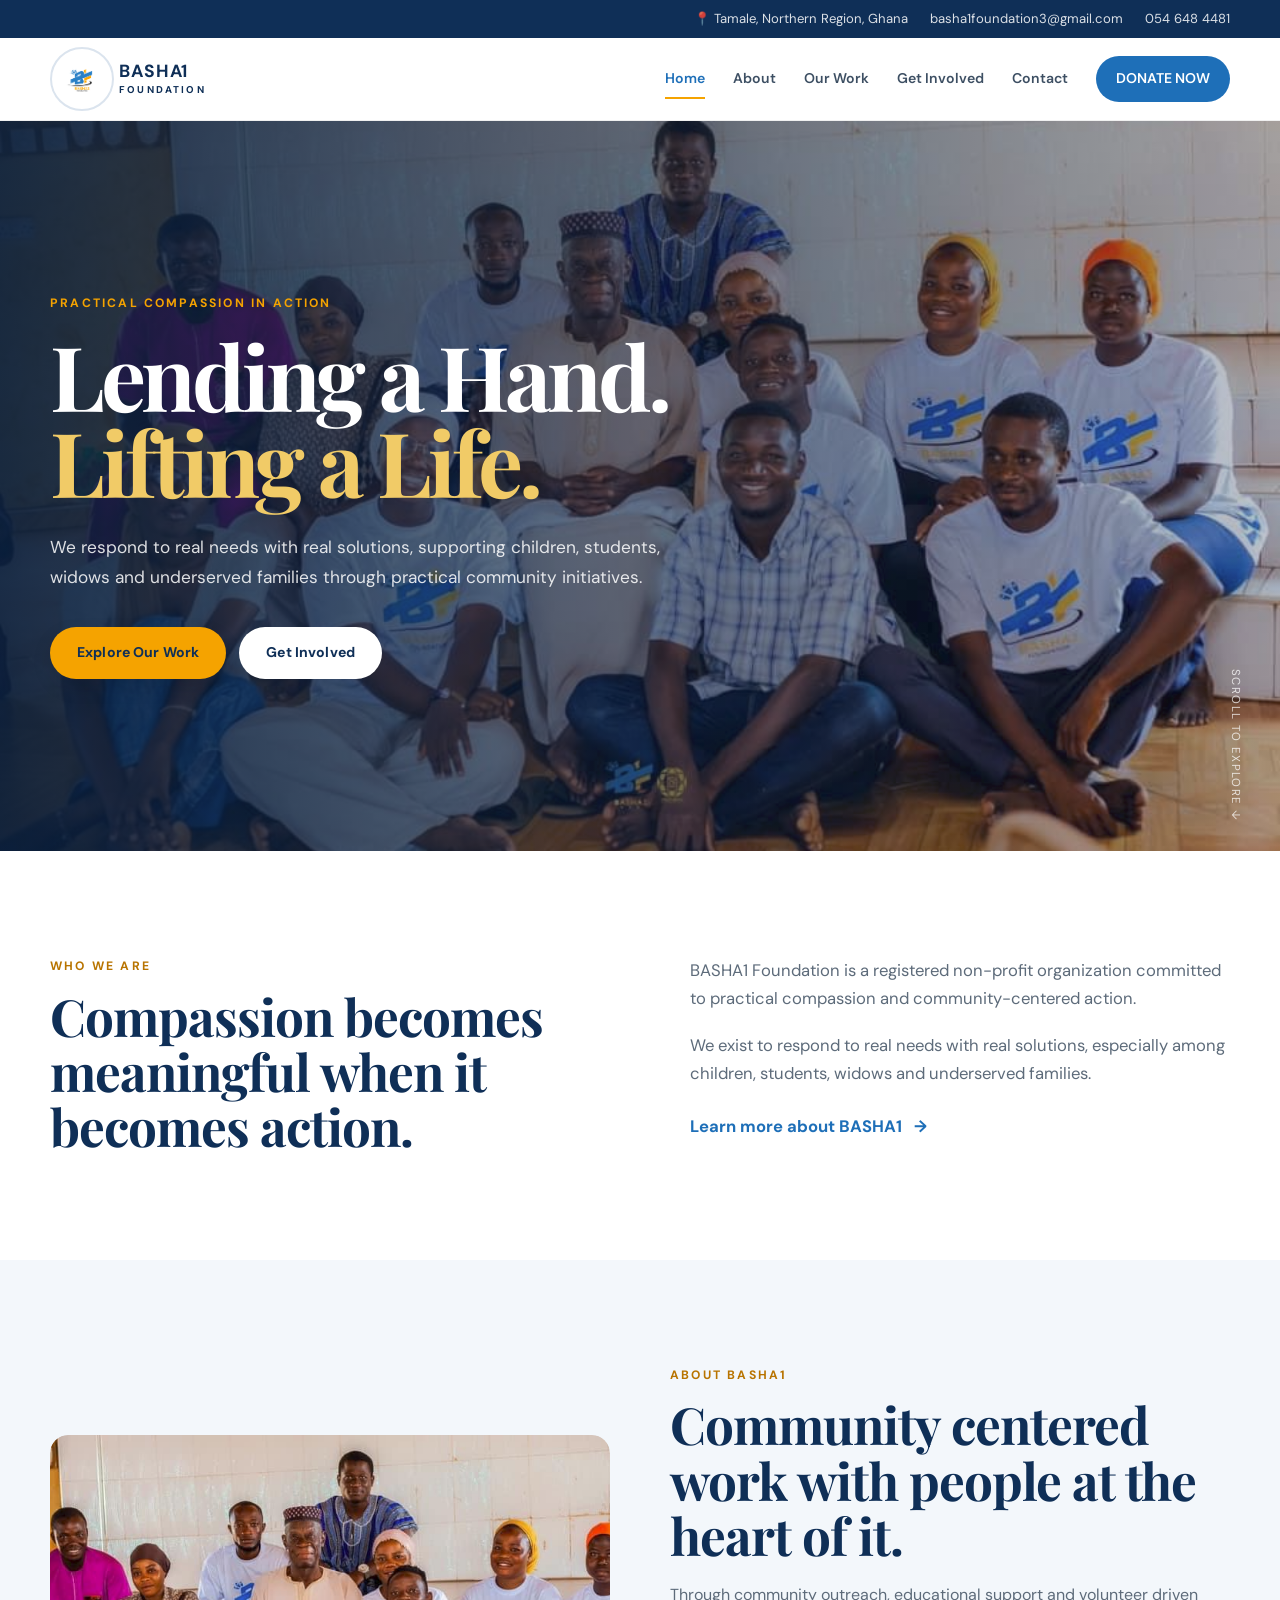
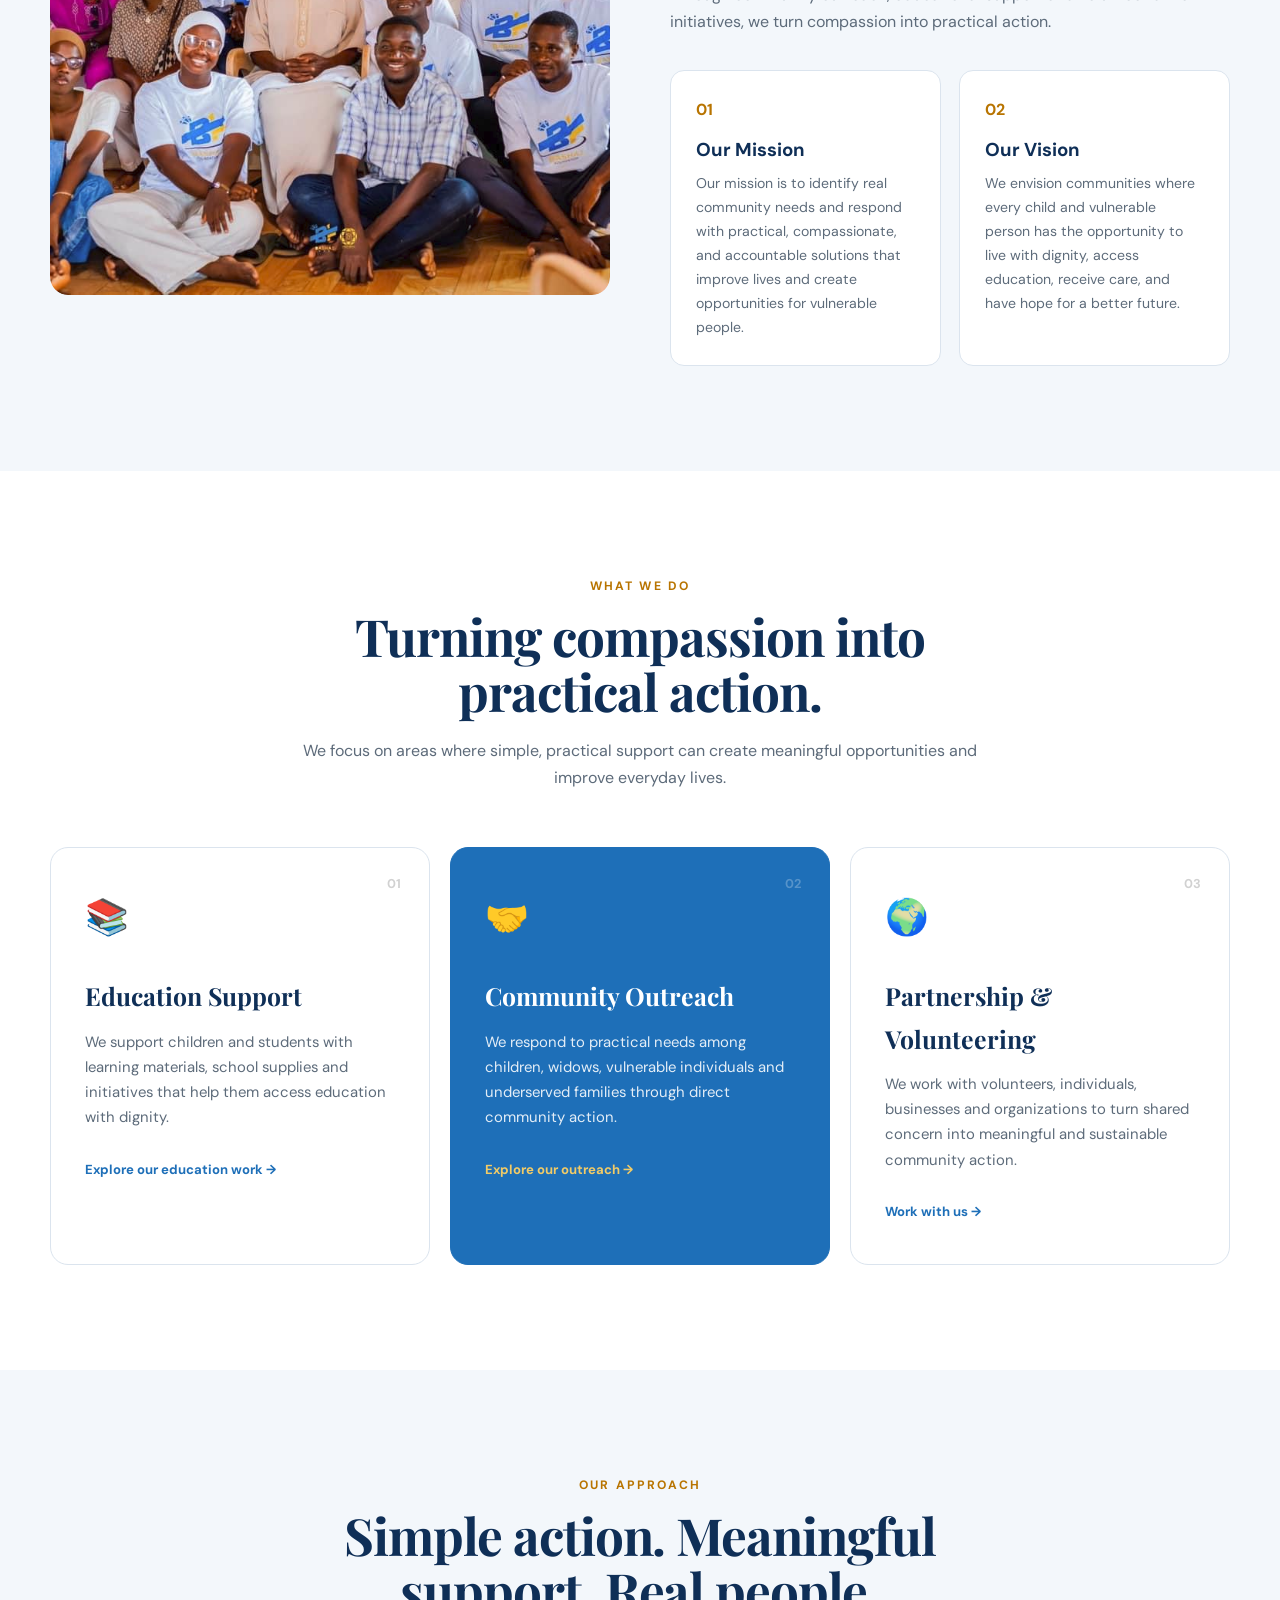
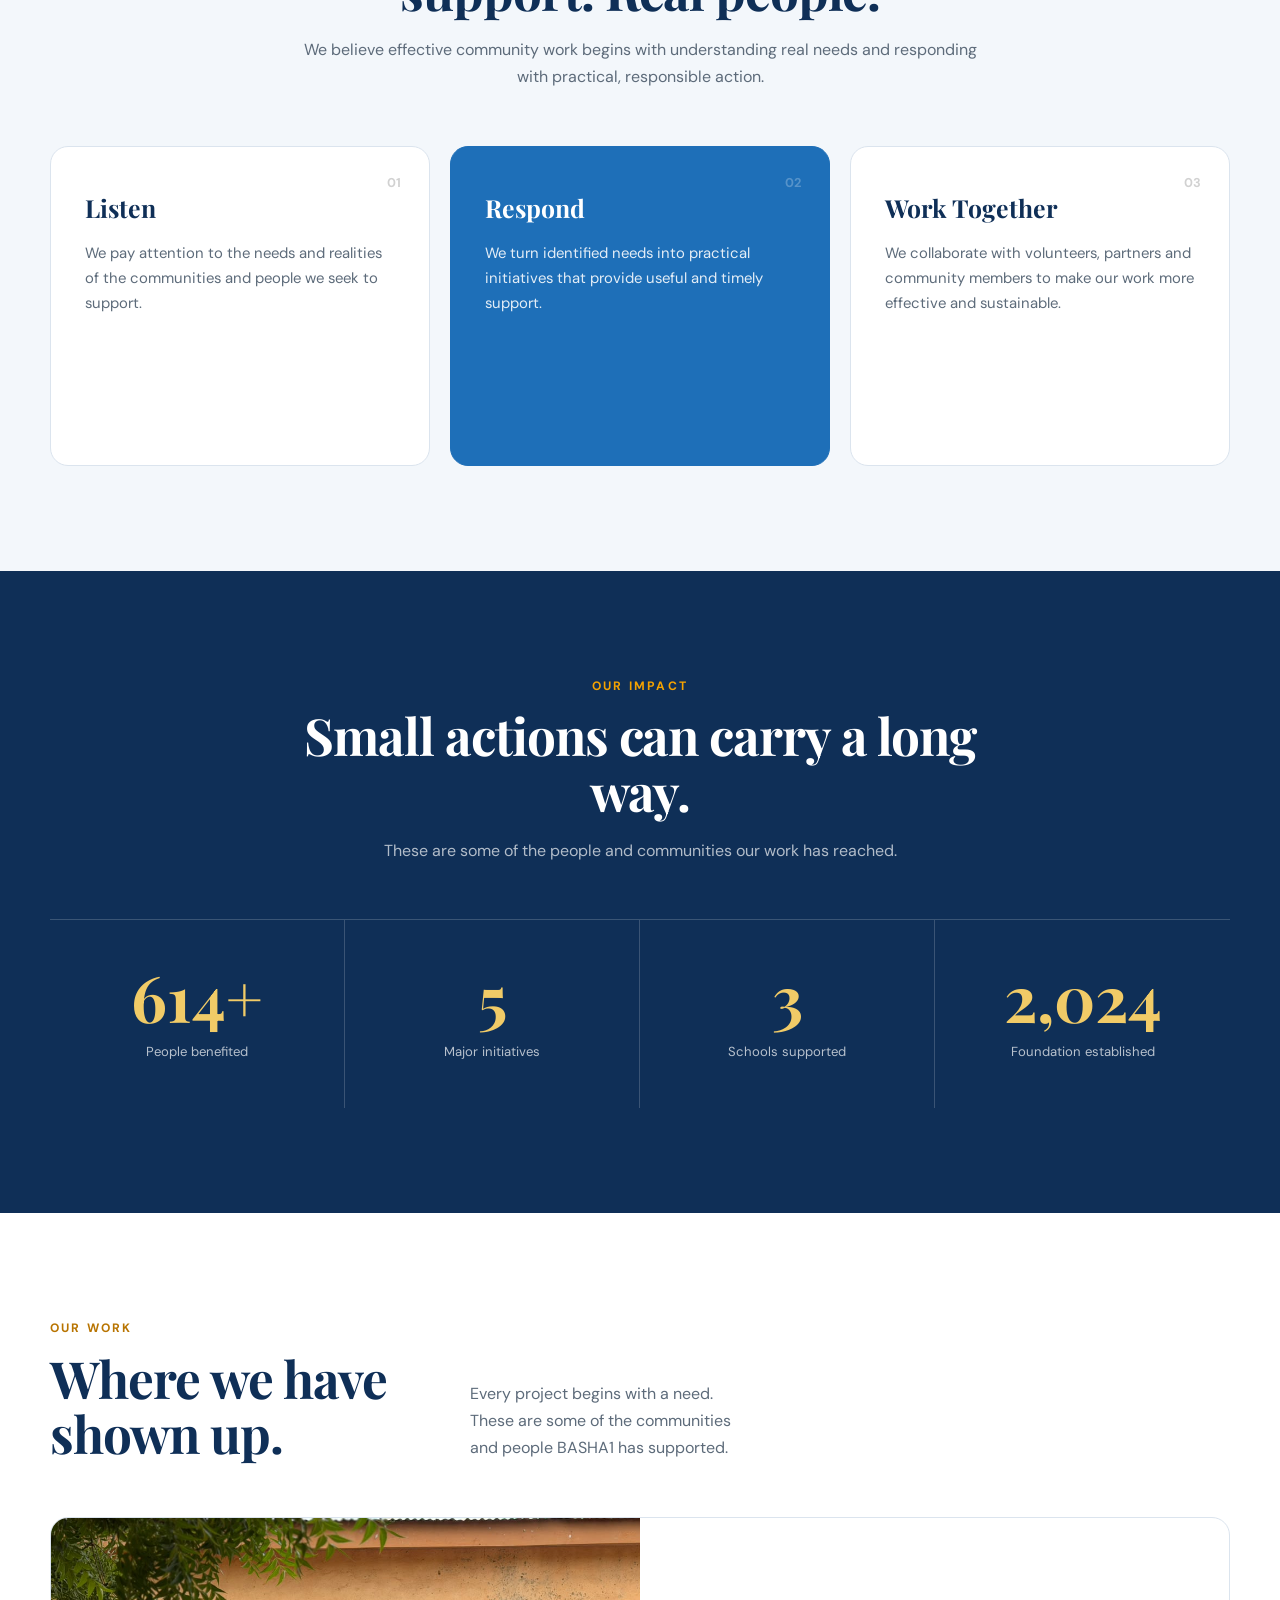
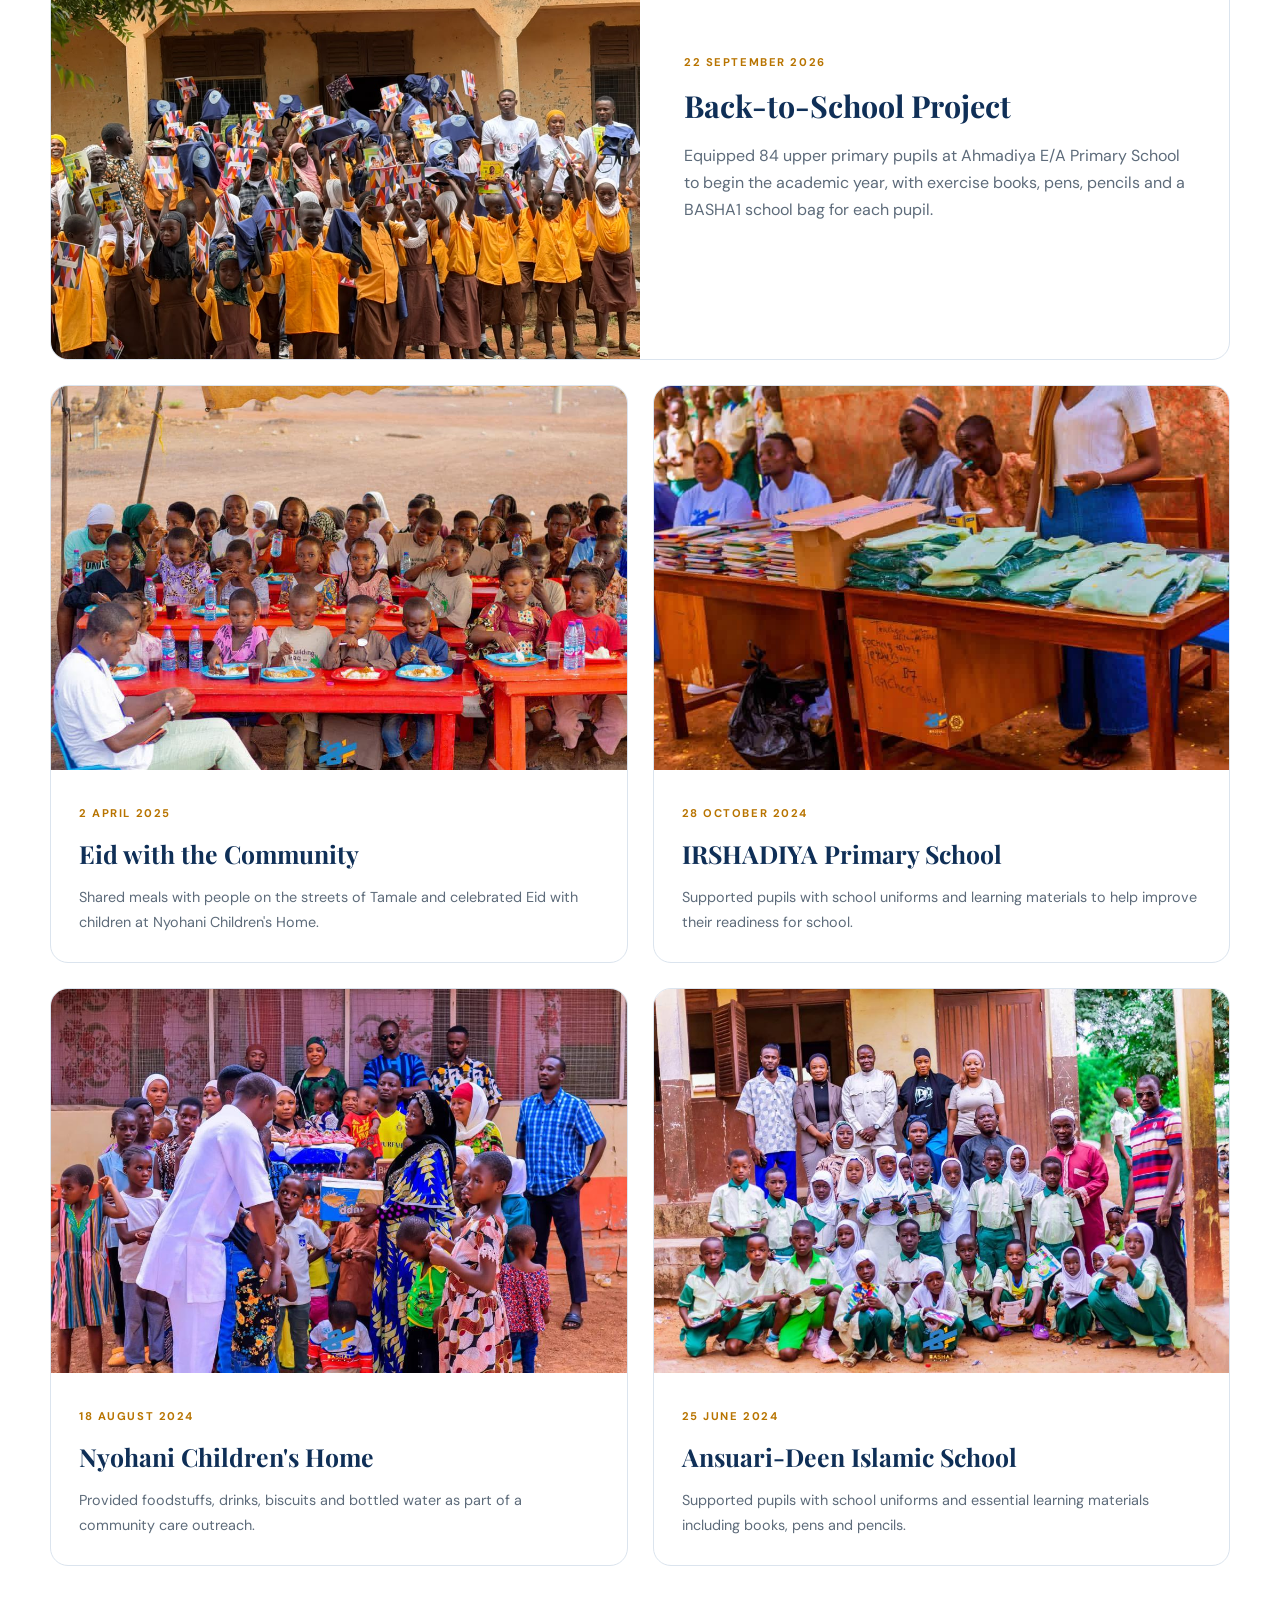
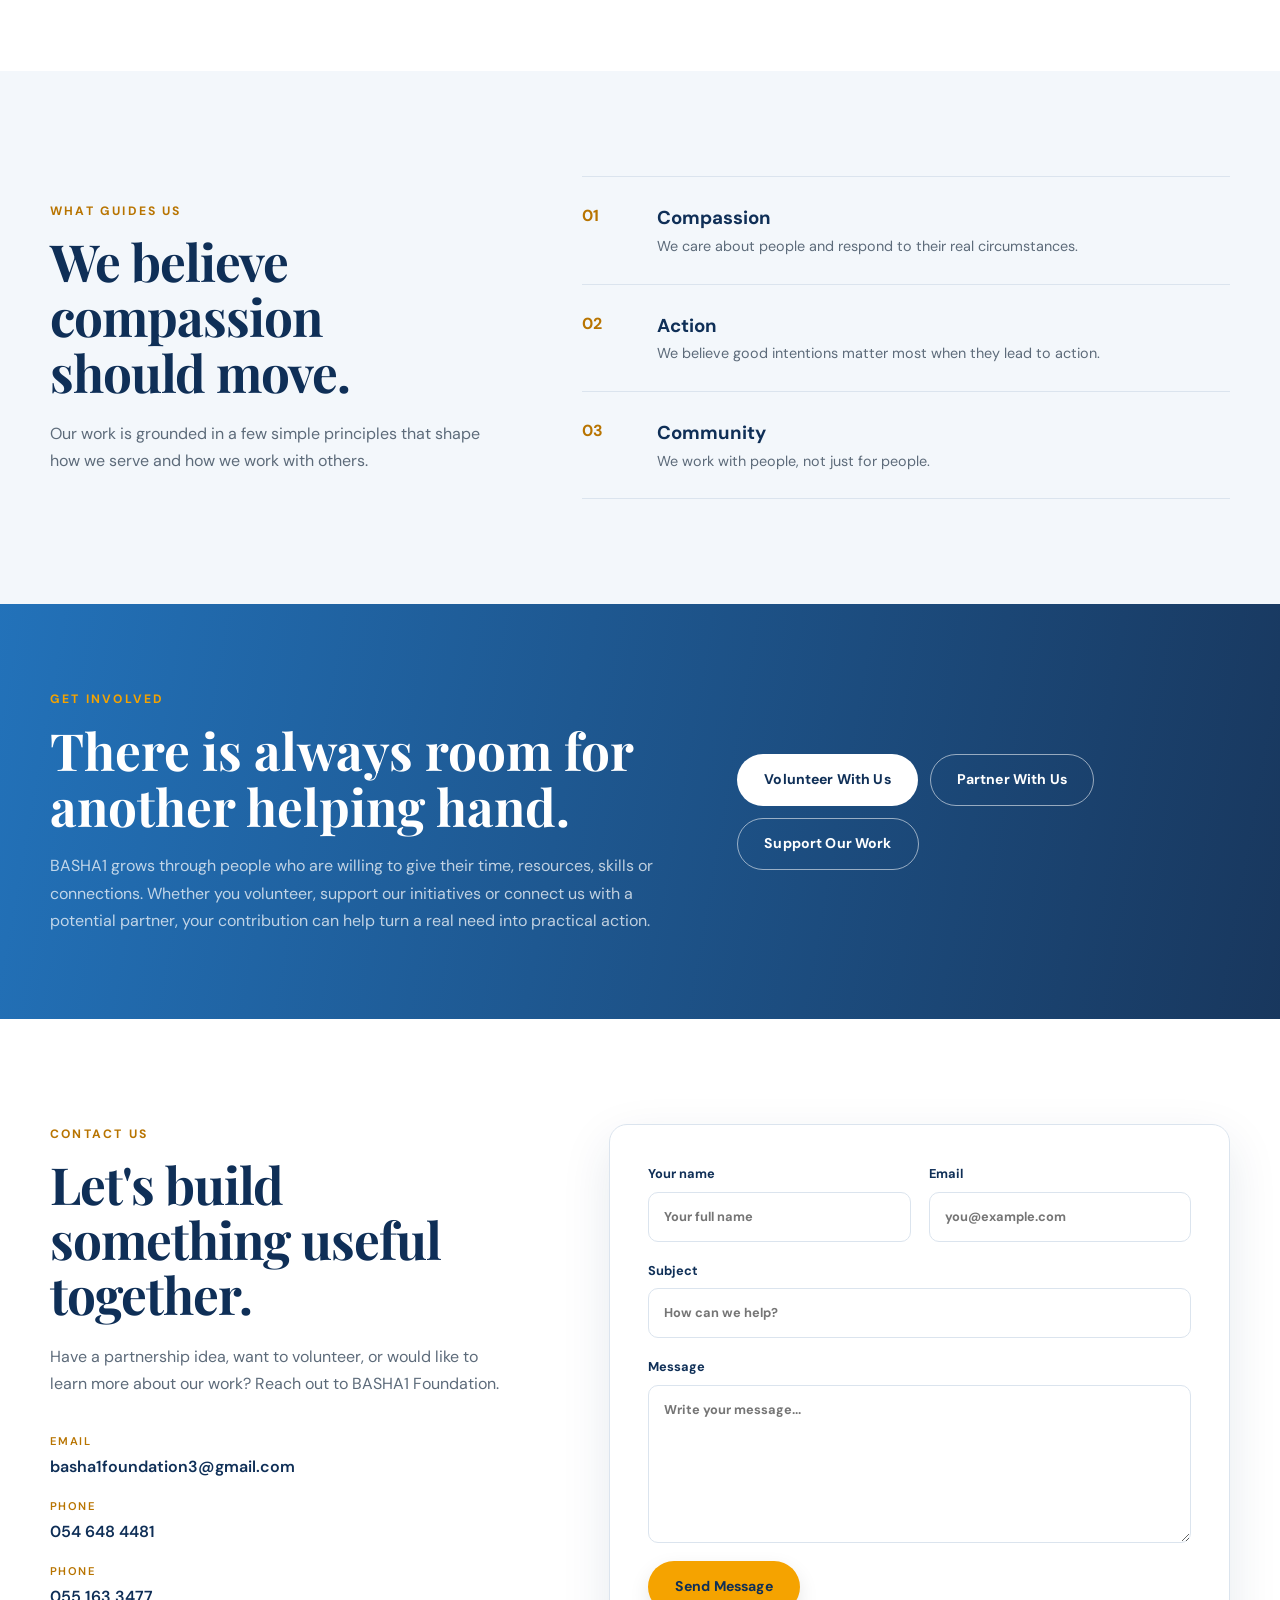
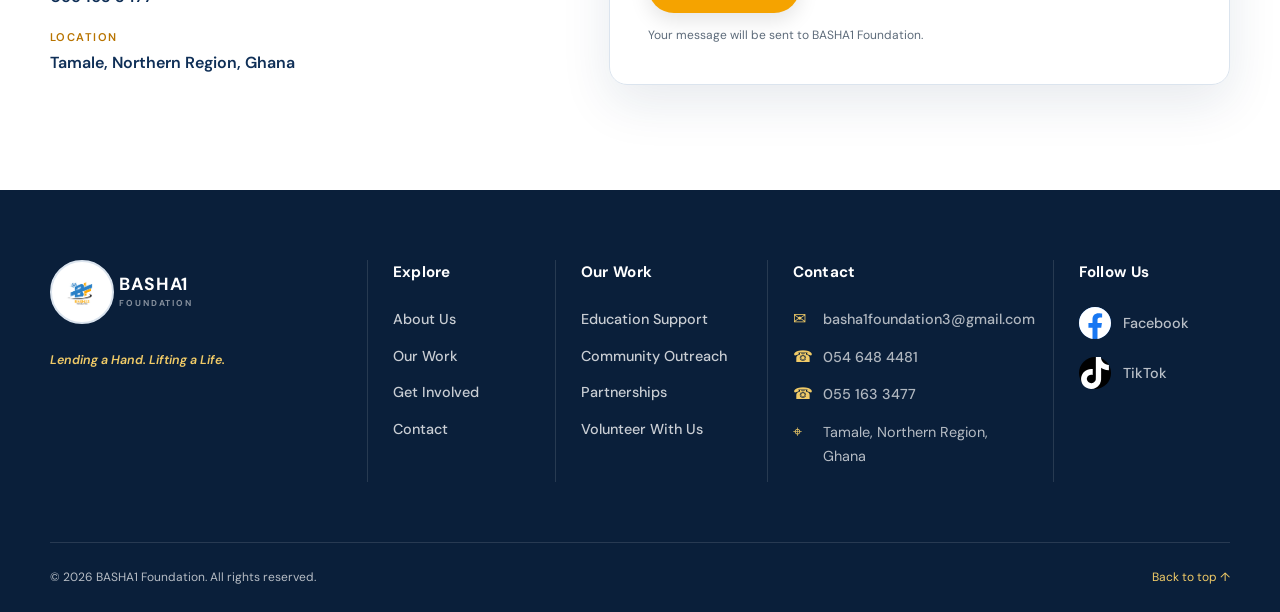
<file: index.html>
<!DOCTYPE html>
<html lang="en">
<head>
  <meta charset="UTF-8">
  <meta name="viewport" content="width=device-width, initial-scale=1.0">
  <title>BASHA1 Foundation | Lending a Hand, Lifting a Life</title>
  <meta name="description" content="BASHA1 Foundation is a registered non-profit organization committed to practical compassion and community-centered action in Tamale, Ghana.">
  <meta property="og:site_name" content="BASHA1 Foundation">
  <meta property="og:title" content="BASHA1 Foundation | Lending a Hand, Lifting a Life">
  <meta property="og:description" content="BASHA1 Foundation is a registered non-profit organization committed to practical compassion and community-centered action in Tamale, Ghana.">
  <meta property="og:type" content="website">
  <meta property="og:image" content="https://tomzak060-coder.github.io/BASHA1-Foundation-/assets/og-image.jpg">
  <meta property="og:image:width" content="1200">
  <meta property="og:image:height" content="630">

  <meta name="twitter:card" content="summary_large_image">
  <meta name="twitter:title" content="BASHA1 Foundation | Lending a Hand, Lifting a Life">
  <meta name="twitter:description" content="BASHA1 Foundation is a registered non-profit organization committed to practical compassion and community-centered action in Tamale, Ghana.">
  <meta name="twitter:image" content="https://tomzak060-coder.github.io/BASHA1-Foundation-/assets/og-image.jpg">
  <link rel="icon" type="image/png" href="assets/basha1-logo.png">
  <link rel="preconnect" href="https://fonts.googleapis.com">
  <link rel="preconnect" href="https://fonts.gstatic.com" crossorigin>
  <link href="https://fonts.googleapis.com/css2?family=DM+Sans:wght@400;500;600;700&family=Playfair+Display:wght@600;700&display=swap" rel="stylesheet">
  <link rel="stylesheet" href="style.css">
</head>
<body>

<header class="site-header" id="top">
  <div class="topbar">
    <div class="container topbar-inner">
      <span>📍 Tamale, Northern Region, Ghana</span>
      <a href="mailto:basha1foundation3@gmail.com">basha1foundation3@gmail.com</a>
      <a href="tel:+233546484481">054 648 4481</a>
    </div>
  </div>

  <nav class="navbar">
    <div class="container nav-inner">
      <a class="brand" href="#home" aria-label="BASHA1 Foundation home">
  <img src="assets/basha1-logo.png" alt="BASHA1 Foundation logo">
  <span>
    <strong>BASHA1</strong>
    <small>FOUNDATION</small>
  </span>
</a>

      <button class="menu-btn" type="button" aria-label="Open navigation" aria-expanded="false">
        <span></span><span></span><span></span>
      </button>

      <div class="nav">
        <a class="active" href="index.html">Home</a>
        <a href="about.html">About</a>
        <a href="our-work.html">Our Work</a>
        <a href="get-involved.html">Get Involved</a>
        <a href="#contact">Contact</a>
        <a class="nav-cta" href="support-us.html">DONATE NOW</a>
      </div>
    </div>
  </nav>
</header>

<main>
  <section class="hero" id="home">
  <div class="hero-content container">

    <div class="hero-text-content">
      <p class="eyebrow">PRACTICAL COMPASSION IN ACTION</p>

      <h1>Lending a Hand.<br><span>Lifting a Life.</span></h1>

      <p class="hero-text">
        We respond to real needs with real solutions, supporting children,
        students, widows and underserved families through practical
        community initiatives.
      </p>

      <div class="hero-actions">
        <a class="btn btn-primary" href="our-work.html">Explore Our Work</a>
        <a class="btn btn-light" href="get-involved.html">Get Involved</a>
      </div>
    </div>

  </div>

  <a class="scroll-down" href="#about">Scroll to explore ↓</a>
</section>

  <section class="intro section">
    <div class="container intro-grid">
      <div>
        <p class="section-label">WHO WE ARE</p>
        <h2>Compassion becomes meaningful when it becomes action.</h2>
      </div>
      <div class="intro-copy">
        <p>BASHA1 Foundation is a registered non-profit organization committed to practical compassion and community-centered action.</p>
        <p>We exist to respond to real needs with real solutions, especially among children, students, widows and underserved families.</p>
        <a class="text-link" href="about.html">Learn more about BASHA1 <span>→</span></a>
      </div>
    </div>
  </section>

  <section class="about section section-soft" id="about">
  <div class="container about-grid">

    <div class="about-image">
      <img src="assets/basha1-team.jpg" alt="BASHA1 Foundation team">
    </div>

    <div class="about-content">
      <p class="section-label">ABOUT BASHA1</p>

      <h2>Community centered work with people at the heart of it.</h2>

      <p>
  Through community outreach, educational support and volunteer driven
  initiatives, we turn compassion into practical action.
</p>
        <div class="mission-vision">
          <article><span>01</span><h3>Our Mission</h3><p> Our mission is to identify real community needs and respond with practical, compassionate, and accountable solutions that improve lives and create opportunities for vulnerable people.</p></article>
          <article><span>02</span><h3>Our Vision</h3><p>We envision communities where every child and vulnerable person has the opportunity to live with dignity, access education, receive care, and have hope for a better future.</p></article>
        </div>
      </div>
    </div>
  </section>

  <section class="section" id="focus">
  <div class="container">

    <div class="section-heading centered">
      <p class="section-label">WHAT WE DO</p>
      <h2>Turning compassion into practical action.</h2>
      <p>
        We focus on areas where simple, practical support can create meaningful
        opportunities and improve everyday lives.
      </p>
    </div>

    <div class="focus-grid">

      <article class="focus-card">
        <span class="card-number">01</span>
        <div class="icon">📚</div>

        <h3>Education Support</h3>

        <p>
          We support children and students with learning materials, school
          supplies and initiatives that help them access education with dignity.
        </p>

        <a href="our-work.html">Explore our education work →</a>
      </article>

      <article class="focus-card featured">
        <span class="card-number">02</span>
        <div class="icon">🤝</div>

        <h3>Community Outreach</h3>

        <p>
          We respond to practical needs among children, widows, vulnerable
          individuals and underserved families through direct community action.
        </p>

        <a href="our-work.html">Explore our outreach →</a>
      </article>

      <article class="focus-card">
        <span class="card-number">03</span>
        <div class="icon">🌍</div>

        <h3>Partnership &amp; Volunteering</h3>

        <p>
          We work with volunteers, individuals, businesses and organizations
          to turn shared concern into meaningful and sustainable community action.
        </p>

        <a href="get-involved.html">Work with us →</a>
      </article>

    </div>
  </div>
</section>

<section class="section section-soft">
  <div class="container">
    <div class="section-heading centered">
      <p class="section-label">OUR APPROACH</p>
      <h2>Simple action. Meaningful support. Real people.</h2>
      <p>
        We believe effective community work begins with understanding real
        needs and responding with practical, responsible action.
      </p>
    </div>

    <div class="focus-grid">
      <article class="focus-card">
        <span class="card-number">01</span>
        <h3>Listen</h3>
        <p>
          We pay attention to the needs and realities of the communities
          and people we seek to support.
        </p>
      </article>

      <article class="focus-card featured">
        <span class="card-number">02</span>
        <h3>Respond</h3>
        <p>
          We turn identified needs into practical initiatives that provide
          useful and timely support.
        </p>
      </article>

      <article class="focus-card">
        <span class="card-number">03</span>
        <h3>Work Together</h3>
        <p>
          We collaborate with volunteers, partners and community members
          to make our work more effective and sustainable.
        </p>
      </article>
    </div>
  </div>
</section>


  <section class="impact section">
    <div class="container">
      <div class="section-heading centered light-heading">
        <p class="section-label">OUR IMPACT</p>
        <h2>Small actions can carry a long way.</h2>
        <p>These are some of the people and communities our work has reached.</p>
      </div>

      <div class="stats-grid">
        <div class="stat"><strong data-count="614" data-suffix="+">0</strong><span>People benefited</span></div>
        <div class="stat"> <strong data-count="5">0</strong><span>Major initiatives</span></div>
        <div class="stat"><strong data-count="3">0</strong><span>Schools supported</span></div>
        <div class="stat"><strong data-count="2024">0</strong><span>Foundation established</span></div>
      </div>
    </div>
  </section>

  <section class="section" id="past-projects">
  <div class="container">
    <div class="section-heading split-heading">
      <div><p class="section-label">OUR WORK</p><h2>Where we have shown up.</h2></div>
      <p>Every project begins with a need. These are some of the communities and people BASHA1 has supported.</p>
    </div>

    <div class="projects-grid">

      <article class="project-card project-card-wide">
        <div class="project-photo"><img src="assets/back-to-school.jpg" alt="Back-to-School Project at Ahmadiya E/A Primary School"></div>
        <div class="project-card-body"><span class="project-date">22 SEPTEMBER 2026</span><h3>Back-to-School Project</h3><p>Equipped 84 upper primary pupils at Ahmadiya E/A Primary School to begin the academic year, with exercise books, pens, pencils and a BASHA1 school bag for each pupil.</p></div>
      </article>

      <article class="project-card">
        <div class="project-photo"><img src="assets/Nyohani-Eid.jpg" alt="Eid Outreach"></div>
        <div class="project-card-body"><span class="project-date">2 APRIL 2025</span><h3>Eid with the Community</h3><p>Shared meals with people on the streets of Tamale and celebrated Eid with children at Nyohani Children's Home.</p></div>
      </article>

      <article class="project-card">
        <div class="project-photo"><img src="assets/IRSHADIYA-Primary.jpg" alt="IRSHADIYA Primary School"></div>
        <div class="project-card-body"><span class="project-date">28 OCTOBER 2024</span><h3>IRSHADIYA Primary School</h3><p>Supported pupils with school uniforms and learning materials to help improve their readiness for school.</p></div>
      </article>

      <article class="project-card">
        <div class="project-photo"><img src="assets/Nyohani.jpg" <h3>Nyohani Children's Home</h3>></div>
        <div class="project-card-body"><span class="project-date">18 AUGUST 2024</span> <h3>Nyohani Children's Home</h3><p>Provided foodstuffs, drinks, biscuits and bottled water as part of a community care outreach.</p></div>
      </article>

      <article class="project-card">
        <div class="project-photo"><img src="assets/Ansuari-Deen.jpg" alt="Ansuari-Deen Islamic School"></div>
        <div class="project-card-body"><span class="project-date">25 JUNE 2024</span><h3>Ansuari-Deen Islamic School</h3><p>Supported pupils with school uniforms and essential learning materials including books, pens and pencils.</p></div>
      </article>

    </div>
  </div>
</section>

  <section class="values section section-soft">
    <div class="container values-grid">
      <div>
        <p class="section-label">WHAT GUIDES US</p>
        <h2>We believe compassion should move.</h2>
        <p>Our work is grounded in a few simple principles that shape how we serve and how we work with others.</p>
      </div>

      <div class="values-list">
        <article><span>01</span><div><h3>Compassion</h3><p>We care about people and respond to their real circumstances.</p></div></article>
        <article><span>02</span><div><h3>Action</h3><p>We believe good intentions matter most when they lead to action.</p></div></article>
        <article><span>03</span><div><h3>Community</h3><p>We work with people, not just for people.</p></div></article>
      </div>
    </div>
  </section>

  <section class="cta-section" id="get-involved">
  <div class="container cta-inner">
    
    <div>
      <p class="section-label">GET INVOLVED</p>
      <h2>There is always room for another helping hand.</h2>
      <p>
        BASHA1 grows through people who are willing to give their time,
        resources, skills or connections. Whether you volunteer, support
        our initiatives or connect us with a potential partner, your
        contribution can help turn a real need into practical action.
      </p>
    </div>

    <div class="cta-actions">
      <a class="btn btn-light" href="#contact">Volunteer With Us</a>
      <a class="btn btn-outline-light" href="get-involved.html">Partner With Us</a>
      <a class="btn btn-outline-light" href="get-involved.html">Support Our Work</a>
    </div>

  </div>
</section>
  <section class="section contact" id="contact">
  <div class="container contact-grid">

    <div>
      <p class="section-label">CONTACT US</p>

      <h2>Let's build something useful together.</h2>

      <p>
        Have a partnership idea, want to volunteer, or would like to learn
        more about our work? Reach out to BASHA1 Foundation.
      </p>

      <div class="contact-details">

        <a href="mailto:basha1foundation3@gmail.com">
          <span>Email</span>
          basha1foundation3@gmail.com
        </a>

        <a href="tel:+233546484481">
          <span>Phone</span>
          054 648 4481
        </a>

        <a href="tel:+233551633477">
          <span>Phone</span>
          055 163 3477
        </a>

        <div>
          <span>Location</span>
          Tamale, Northern Region, Ghana
        </div>

      </div>
    </div>


    <form class="contact-form" action="https://formspree.io/f/mrpbdnzl" method="POST">

      <div class="form-row">

        <label>
          Your name
          <input
            type="text"
            name="name"
            placeholder="Your full name"
            required
          >
        </label>

        <label>
          Email
          <input
            type="email"
            name="email"
            placeholder="you@example.com"
            required
          >
        </label>

      </div>

      <label>
        Subject
        <input
          type="text"
          name="subject"
          placeholder="How can we help?"
          required
        >
      </label>

      <label>
        Message
        <textarea
          name="message"
          rows="6"
          placeholder="Write your message..."
          required
        ></textarea>
      </label>

      <button class="btn btn-primary" type="submit">
        Send Message
      </button>

      <p class="form-note">Your message will be sent to BASHA1 Foundation.</p>

    </form>

  </div>
</section>
</main>

<footer class="footer">
  <div class="container footer-grid">

    <!-- Brand -->
    <div class="footer-brand">
      <a class="brand footer-logo" href="index.html" aria-label="BASHA1 Foundation home">
        <img src="assets/basha1-logo.png" alt="BASHA1 Foundation logo">
        <span>
          <strong>BASHA1</strong>
          <small>FOUNDATION</small>
        </span>
      </a>

      <p class="footer-tagline">Lending a Hand. Lifting a Life.</p>
    </div>


    <!-- Explore -->
    <div class="footer-column">
      <h4>Explore</h4>
      <a href="about.html">About Us</a>
      <a href="our-work.html">Our Work</a>
      <a href="get-involved.html">Get Involved</a>
      <a href="index.html#contact">Contact</a>
    </div>


    <!-- Our Work -->
    <div class="footer-column">
      <h4>Our Work</h4>
      <a href="our-work.html">Education Support</a>
      <a href="our-work.html">Community Outreach</a>
      <a href="our-work.html">Partnerships</a>
      <a href="get-involved.html">Volunteer With Us</a>
    </div>


    <!-- Contact -->
    <div class="footer-column footer-contact">
      <h4>Contact</h4>

      <a href="mailto:basha1foundation3@gmail.com">
        <span class="footer-contact-icon" aria-hidden="true">✉</span>
        <span>basha1foundation3@gmail.com</span>
      </a>

      <a href="tel:+233546484481">
        <span class="footer-contact-icon" aria-hidden="true">☎</span>
        <span>054 648 4481</span>
      </a>

      <a href="tel:+233551633477">
        <span class="footer-contact-icon" aria-hidden="true">☎</span>
        <span>055 163 3477</span>
      </a>

      <span class="footer-location">
        <span class="footer-contact-icon" aria-hidden="true">⌖</span>
        <span>Tamale, Northern Region, Ghana</span>
      </span>
    </div>


    <!-- Social -->
    <div class="footer-column footer-social">
      <h4>Follow Us</h4>

      <a href="https://www.facebook.com/share/1c7mQwVwLt/?mibextid=wwXIfr"
         target="_blank"
         rel="noopener noreferrer"
          title="Follow BASHA1 Foundation on Facebook"
         aria-label="BASHA1 Foundation on Facebook">

        <span class="social-brand-icon facebook-icon" aria-hidden="true">
          <svg viewBox="0 0 24 24">
            <path d="M24 12.073C24 5.405 18.627 0 12 0S0 5.405 0 12.073C0 18.1 4.388 23.094 10.125 24v-8.437H7.078v-3.49h3.047V9.413c0-3.025 1.79-4.696 4.533-4.696 1.312 0 2.686.236 2.686.236v2.97h-1.514c-1.491 0-1.955.929-1.955 1.882v2.268h3.328l-.532 3.49h-2.796V24C19.612 23.094 24 18.1 24 12.073z"/>
          </svg>
        </span>

        <span>Facebook</span>
      </a>


      <a href="https://www.tiktok.com/@basha1.foundation"
         target="_blank"
         rel="noopener noreferrer"
         title="Follow BASHA1 Foundation on TikTok"
         aria-label="BASHA1 Foundation on TikTok">

        <span class="social-brand-icon tiktok-icon" aria-hidden="true">
          <svg viewBox="0 0 24 24">
            <path d="M12.525.02c1.31-.02 2.61-.01 3.91-.02.08 1.53.62 3.09 1.75 4.17 1.12 1.11 2.7 1.62 4.24 1.79v4.03c-1.44-.05-2.89-.35-4.2-.97-.57-.26-1.1-.59-1.62-.93-.01 2.92.01 5.84-.02 8.75-.08 1.4-.54 2.79-1.35 3.94-1.31 1.92-3.58 3.17-5.91 3.21-1.43.08-2.86-.31-4.08-1.03-2.02-1.19-3.44-3.37-3.65-5.71-.02-.5-.03-1-.01-1.49.18-1.9 1.12-3.72 2.58-4.96 1.66-1.44 3.98-2.13 6.15-1.72.02 1.48-.04 2.96-.04 4.44-.99-.32-2.15-.23-3.02.37-.63.41-1.11 1.04-1.28 1.77-.14.35-.1.72-.09 1.08.24 1.65 1.82 3.01 3.5 2.87 1.12-.01 2.19-.66 2.77-1.61.19-.33.4-.67.41-1.06.1-1.79.06-3.57.07-5.36.01-4.03-.01-8.05.02-12.07z"/>
          </svg>
        </span>

        <span>TikTok</span>
      </a>
    </div>

  </div>


  <div class="container footer-bottom">
    <span>
      © <span id="year"></span> BASHA1 Foundation. All rights reserved.
    </span>

    <a href="#top">Back to top ↑</a>
  </div>
</footer>

<script src="main.js"></script>
</body>
</html>
</file>
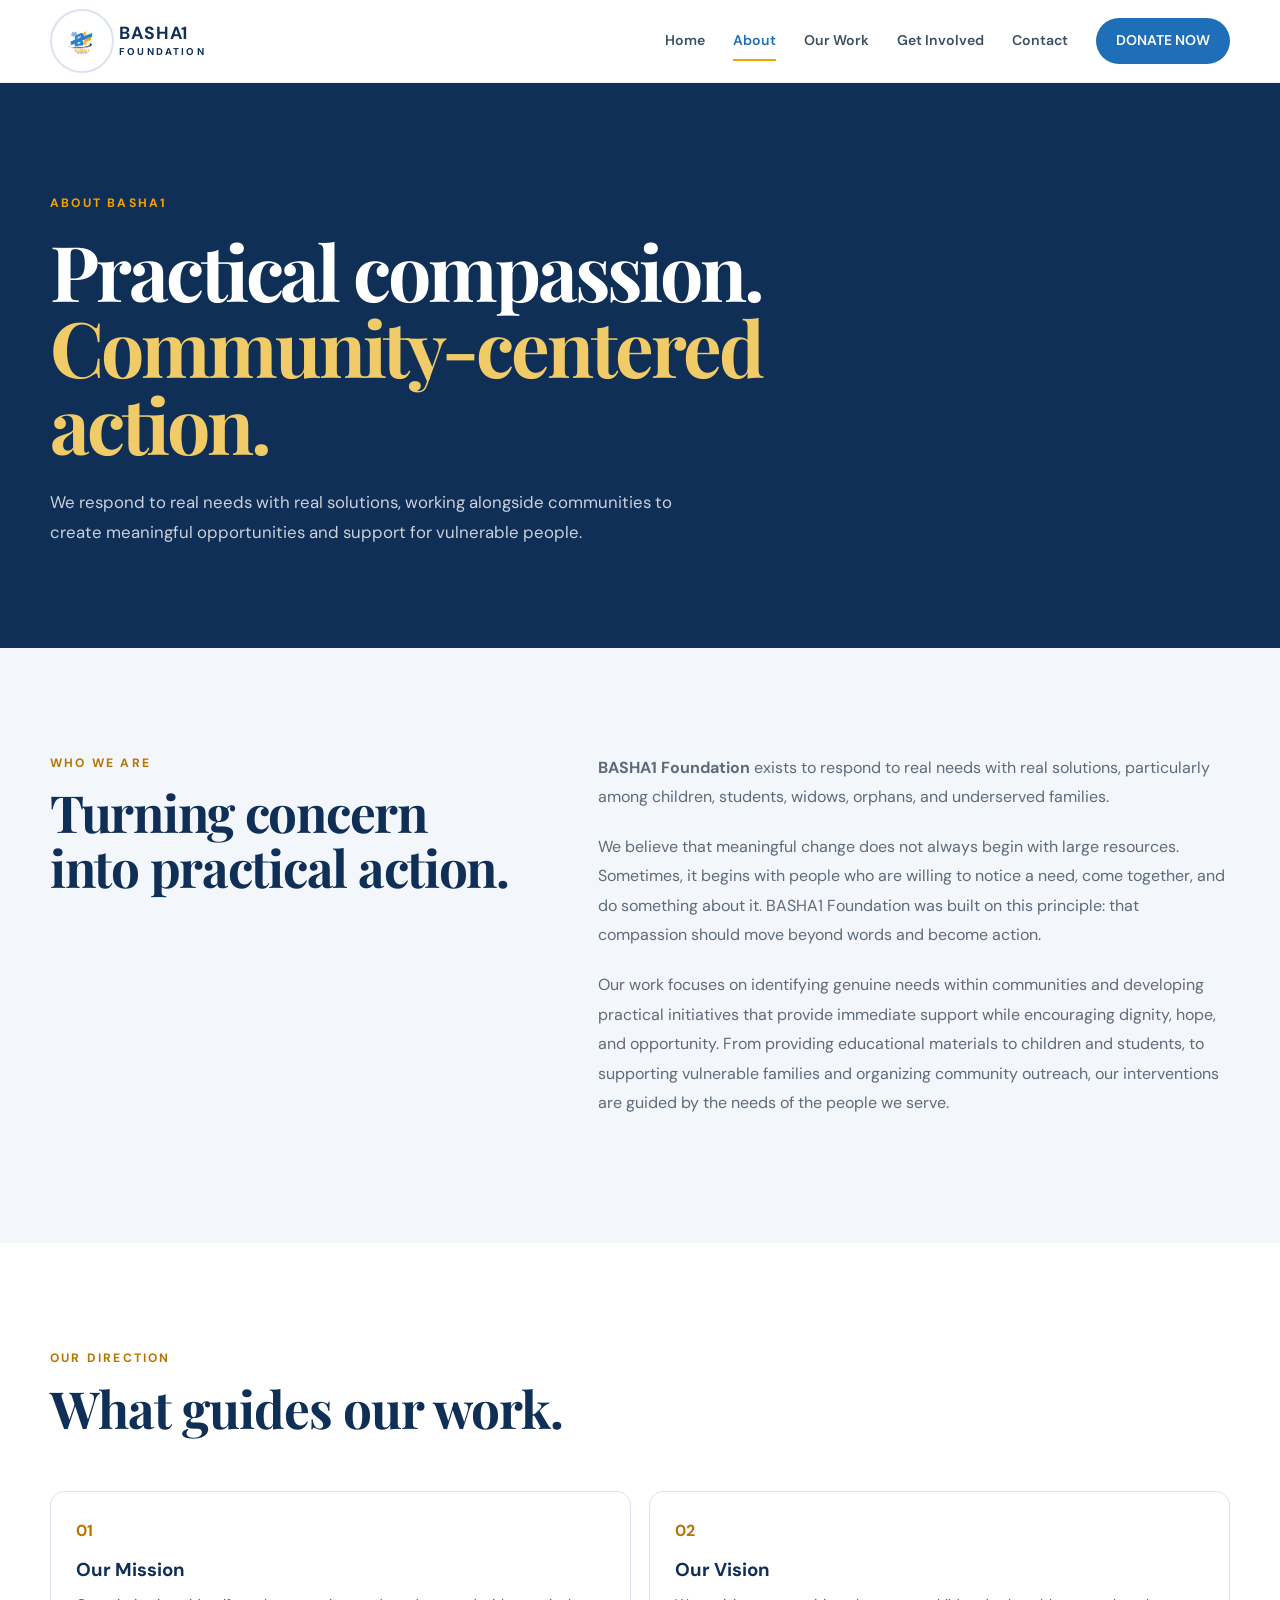
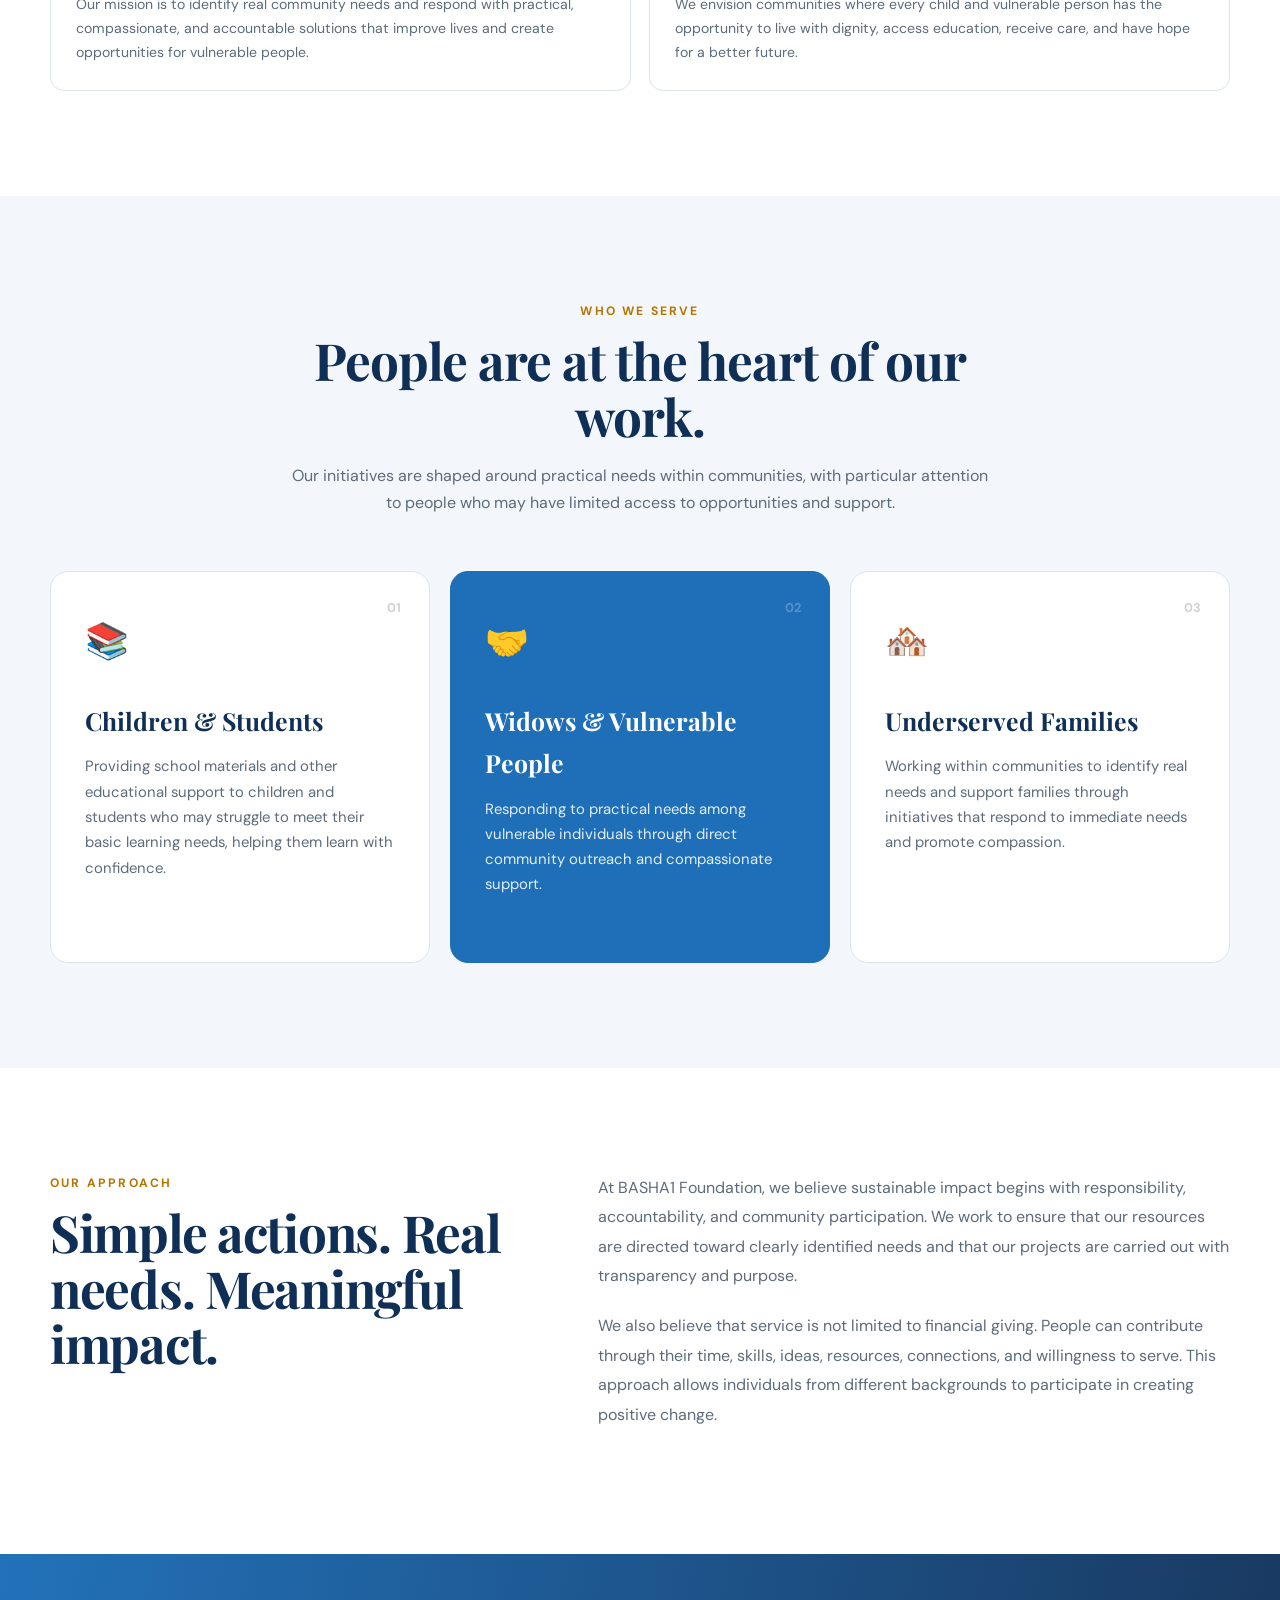
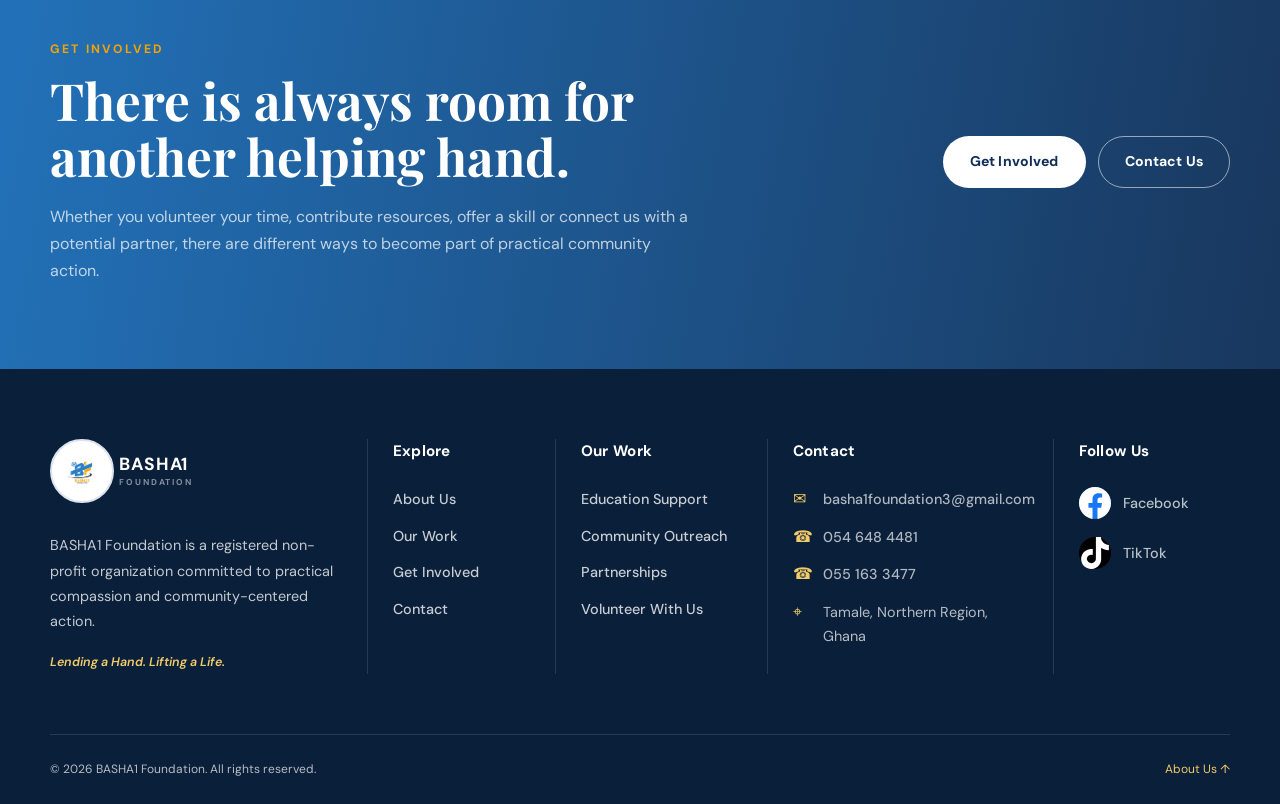
<file: about.html>
<!DOCTYPE html>
<html lang="en">
<head>
  <meta charset="UTF-8">
  <meta name="viewport" content="width=device-width, initial-scale=1.0">

  <title>About Us | BASHA1 Foundation</title>
  <meta name="description" content="Learn about BASHA1 Foundation, our mission, vision and community-centered approach to practical compassion in Tamale, Ghana.">

  <meta property="og:site_name" content="BASHA1 Foundation">
  <meta property="og:title" content="About Us | BASHA1 Foundation">
  <meta property="og:description" content="Learn about BASHA1 Foundation, our mission, vision and community-centered approach to practical compassion in Tamale, Ghana.">
  <meta property="og:type" content="website">
  <meta property="og:image" content="https://tomzak060-coder.github.io/BASHA1-Foundation-/assets/og-image.jpg">
  <meta property="og:image:width" content="1200">
  <meta property="og:image:height" content="630">

  <meta name="twitter:card" content="summary_large_image">
  <meta name="twitter:title" content="About Us | BASHA1 Foundation">
  <meta name="twitter:description" content="Learn about BASHA1 Foundation, our mission, vision and community-centered approach to practical compassion in Tamale, Ghana.">
  <meta name="twitter:image" content="https://tomzak060-coder.github.io/BASHA1-Foundation-/assets/og-image.jpg">

  <link rel="icon" type="image/png" href="assets/basha1-logo.png">
  <link rel="preconnect" href="https://fonts.googleapis.com">
  <link rel="preconnect" href="https://fonts.gstatic.com" crossorigin>
  <link href="https://fonts.googleapis.com/css2?family=DM+Sans:wght@400;500;600;700&family=Playfair+Display:wght@500;600;700&display=swap" rel="stylesheet">

  <link rel="stylesheet" href="style.css">
</head>

<body>

  <!-- HEADER -->

<header class="navbar">
  <div class="container nav-inner">

    <a class="brand" href="index.html" aria-label="BASHA1 Foundation home">
      <img src="assets/basha1-logo.png" alt="BASHA1 Foundation logo">
      <span>
        <strong>BASHA1</strong>
        <small>FOUNDATION</small>
      </span>
    </a>

    <button class="menu-btn" type="button" aria-label="Toggle navigation" aria-expanded="false">
      ☰
    </button>

    <nav class="nav">
      <a href="index.html">Home</a>
      <a class="active" href="about.html">About</a>
      <a href="our-work.html">Our Work</a>
      <a href="get-involved.html">Get Involved</a>
      <a href="index.html#contact">Contact</a>
      <a class="nav-cta" href="support-us.html">DONATE NOW</a>
    </nav>

  </div>
</header>


  <!-- PAGE HERO -->
  <section class="page-hero">
    <div class="container">
      <p class="section-label">ABOUT BASHA1</p>

      <h1>
        Practical compassion.
        <span>Community-centered action.</span>
      </h1>

      <p>
        We respond to real needs with real solutions, working alongside
        communities to create meaningful opportunities and support for
        vulnerable people.
      </p>
    </div>
  </section>


  <!-- WHO WE ARE -->
  <section class="section section-soft">
    <div class="container about-detail-grid">

      <div>
        <p class="section-label">WHO WE ARE</p>

        <h2>Turning concern into practical action.</h2>
      </div>

      <div>
        <p>
          <strong> BASHA1 Foundation</strong> exists to respond to real needs with real solutions, particularly among children, students, widows, orphans, and underserved families.
        </p>

        <p>
          We believe that meaningful change does not always begin with large resources. Sometimes, it begins with people who are willing to notice a need, come together, and do something about it.  BASHA1 Foundation was built on this principle: that compassion should move beyond words and become action.
        </p>

        <p>
          Our work focuses on identifying genuine needs within communities and developing practical initiatives that provide immediate support while encouraging dignity, hope, and opportunity. From providing educational materials to children and students, to supporting vulnerable families and organizing community outreach, our interventions are guided by the needs of the people we serve.
        </p>
      </div>

    </div>
  </section>


  <!-- MISSION & VISION -->
<section class="section">
  <div class="container">

    <div class="section-heading">
      <p class="section-label">OUR DIRECTION</p>
      <h2>What guides our work.</h2>
    </div>

    <div class="mission-vision">

      <article>
        <span>01</span>
        <h3>Our Mission</h3>

        <p>
          Our mission is to identify real community needs and respond with practical, compassionate, and accountable solutions that improve lives and create opportunities for vulnerable people.
        </p>
      </article>

      <article>
        <span>02</span>
        <h3>Our Vision</h3>

        <p>
          We envision communities where every child and vulnerable person has the opportunity to live with dignity, access education, receive care, and have hope for a better future.
        </p>
      </article>

    </div>

  </div>
</section>

  <!-- WHO WE SERVE -->
  <section class="section section-soft">
    <div class="container">

      <div class="section-heading centered">
        <p class="section-label">WHO WE SERVE</p>

        <h2>People are at the heart of our work.</h2>

        <p>
          Our initiatives are shaped around practical needs within
          communities, with particular attention to people who may have
          limited access to opportunities and support.
        </p>
      </div>

      <div class="focus-grid">

        <article class="focus-card">
          <span class="card-number">01</span>
          <div class="icon">📚</div>

          <h3>Children & Students</h3>

          <p>
            Providing school materials and other educational support to children and students who may struggle to meet their basic learning needs, helping them learn with confidence.
          </p>
        </article>


        <article class="focus-card featured">
          <span class="card-number">02</span>
          <div class="icon">🤝</div>

          <h3>Widows & Vulnerable People</h3>

          <p>
            Responding to practical needs among vulnerable individuals
            through direct community outreach and compassionate support.
          </p>
        </article>


        <article class="focus-card">
          <span class="card-number">03</span>
          <div class="icon">🏘️</div>

          <h3>Underserved Families</h3>

          <p>
            Working within communities to identify real needs and support
            families through initiatives that respond to immediate needs and promote compassion.
          </p>
        </article>

      </div>

    </div>
  </section>


  <!-- HOW WE WORK -->
  <section class="section">
    <div class="container about-detail-grid">

      <div>
        <p class="section-label">OUR APPROACH</p>

        <h2>Simple actions. Real needs. Meaningful impact.</h2>
      </div>

      <div>

        <p>
          At  BASHA1 Foundation, we believe sustainable impact begins with responsibility, accountability, and community participation. We work to ensure that our resources are directed toward clearly identified needs and that our projects are carried out with transparency and purpose.
        </p>

        <p>
          We also believe that service is not limited to financial giving. People can contribute through their time, skills, ideas, resources, connections, and willingness to serve. This approach allows individuals from different backgrounds to participate in creating positive change.
        </p>

      </div>

    </div>
  </section>


  <!-- CTA -->
  <section class="cta-section">
    <div class="container cta-inner">

      <div>
        <p class="section-label">GET INVOLVED</p>

        <h2>There is always room for another helping hand.</h2>

        <p>
          Whether you volunteer your time, contribute resources, offer a
          skill or connect us with a potential partner, there are different
          ways to become part of practical community action.
        </p>
      </div>

      <div class="cta-actions">
        <a class="btn btn-light" href="index.html#get-involved">
          Get Involved
        </a>

        <a class="btn btn-outline-light" href="index.html#contact">
          Contact Us
        </a>
      </div>

    </div>
  </section>

<!-- FOOTER -->
<footer class="footer">
  <div class="container footer-grid">

    <div class="footer-brand">
      <a class="brand footer-logo" href="index.html" aria-label="BASHA1 Foundation home">
        <img src="assets/basha1-logo.png" alt="BASHA1 Foundation logo">
        <span>
          <strong>BASHA1</strong>
          <small>FOUNDATION</small>
        </span>
      </a>

      <p>
        BASHA1 Foundation is a registered non-profit organization committed
        to practical compassion and community-centered action.
      </p>

      <p class="footer-tagline">Lending a Hand. Lifting a Life.</p>
    </div>

    <div class="footer-column">
      <h4>Explore</h4>
      <a href="about.html">About Us</a>
      <a href="our-work.html">Our Work</a>
      <a href="get-involved.html">Get Involved</a>
      <a href="index.html#contact">Contact</a>
    </div>

    <div class="footer-column">
      <h4>Our Work</h4>
      <a href="our-work.html">Education Support</a>
      <a href="our-work.html">Community Outreach</a>
      <a href="our-work.html">Partnerships</a>
      <a href="get-involved.html">Volunteer With Us</a>
    </div>

    <div class="footer-column footer-contact">
      <h4>Contact</h4>

      <a href="mailto:basha1foundation3@gmail.com">
        <span class="footer-contact-icon" aria-hidden="true">✉</span>
        <span>basha1foundation3@gmail.com</span>
      </a>

      <a href="tel:+233546484481">
        <span class="footer-contact-icon" aria-hidden="true">☎</span>
        <span>054 648 4481</span>
      </a>

      <a href="tel:+233551633477">
        <span class="footer-contact-icon" aria-hidden="true">☎</span>
        <span>055 163 3477</span>
      </a>

      <span class="footer-location">
        <span class="footer-contact-icon" aria-hidden="true">⌖</span>
        <span>Tamale, Northern Region, Ghana</span>
      </span>
    </div>

    <div class="footer-column footer-social">
      <h4>Follow Us</h4>

      <a href="https://www.facebook.com/share/1c7mQwVwLt/?mibextid=wwXIfr"
         target="_blank"
         rel="noopener noreferrer"
         title="Follow BASHA1 Foundation on Facebook"
         aria-label="BASHA1 Foundation on Facebook">
        <span class="social-brand-icon facebook-icon" aria-hidden="true">
          <svg viewBox="0 0 24 24">
            <path d="M24 12.073C24 5.405 18.627 0 12 0S0 5.405 0 12.073C0 18.1 4.388 23.094 10.125 24v-8.437H7.078v-3.49h3.047V9.413c0-3.025 1.79-4.696 4.533-4.696 1.312 0 2.686.236 2.686.236v2.97h-1.514c-1.491 0-1.955.929-1.955 1.882v2.268h3.328l-.532 3.49h-2.796V24C19.612 23.094 24 18.1 24 12.073z"/>
          </svg>
        </span>
        <span>Facebook</span>
      </a>

      <a href="https://www.tiktok.com/@basha1.foundation"
         target="_blank"
         rel="noopener noreferrer"
         title="Follow BASHA1 Foundation on TikTok"
         aria-label="BASHA1 Foundation on TikTok">
        <span class="social-brand-icon tiktok-icon" aria-hidden="true">
          <svg viewBox="0 0 24 24">
            <path d="M12.525.02c1.31-.02 2.61-.01 3.91-.02.08 1.53.62 3.09 1.75 4.17 1.12 1.11 2.7 1.62 4.24 1.79v4.03c-1.44-.05-2.89-.35-4.2-.97-.57-.26-1.1-.59-1.62-.93-.01 2.92.01 5.84.02 8.75-.08 1.4-.54 2.79-1.35 3.94-1.31 1.92-3.58 3.17-5.91 3.21-1.43.08-2.86-.31-4.08-1.03-2.02-1.19-3.44-3.37-3.65-5.71-.02-.5-.03-1-.01-1.49.18-1.9 1.12-3.72 2.58-4.96 1.66-1.44 3.98-2.13 6.15-1.72.02 1.48-.04 2.96-.04 4.44-.99-.32-2.15-.23-3.02.37-.63.41-1.11 1.04-1.28 1.77-.14.35-.1.72-.09 1.08.24 1.65 1.82 3.01 3.5 2.87 1.12-.01 2.19-.66 2.77-1.61.19-.33.4-.67.41-1.06.1-1.79.06-3.57.07-5.36.01-4.03-.01-8.05.02-12.07z"/>
          </svg>
        </span>
        <span>TikTok</span>
      </a>

    </div>

  </div>

  <div class="container footer-bottom">
    <span>
      © <span id="year"></span> BASHA1 Foundation. All rights reserved.
    </span>

    <a href="about.html">About Us ↑</a>
  </div>
</footer>



  <script src="main.js"></script>

</body>
</html>
</file>
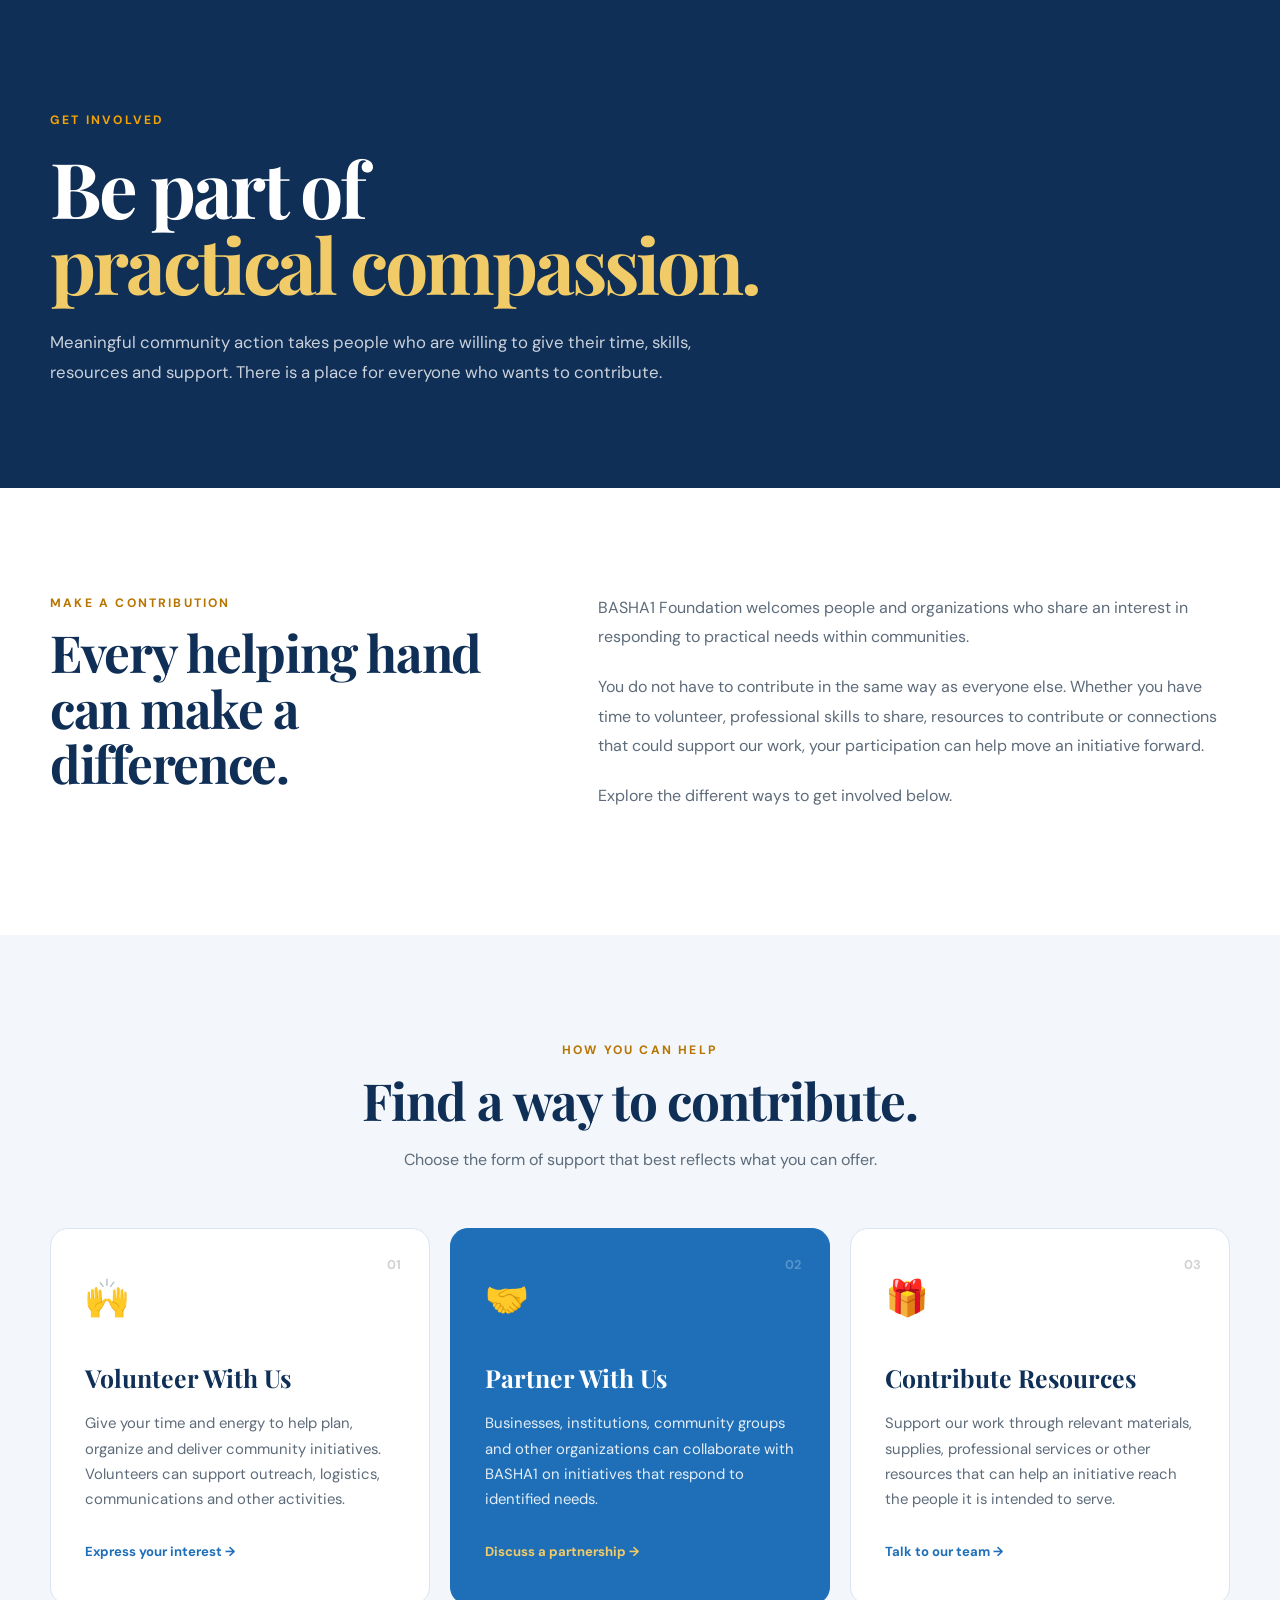
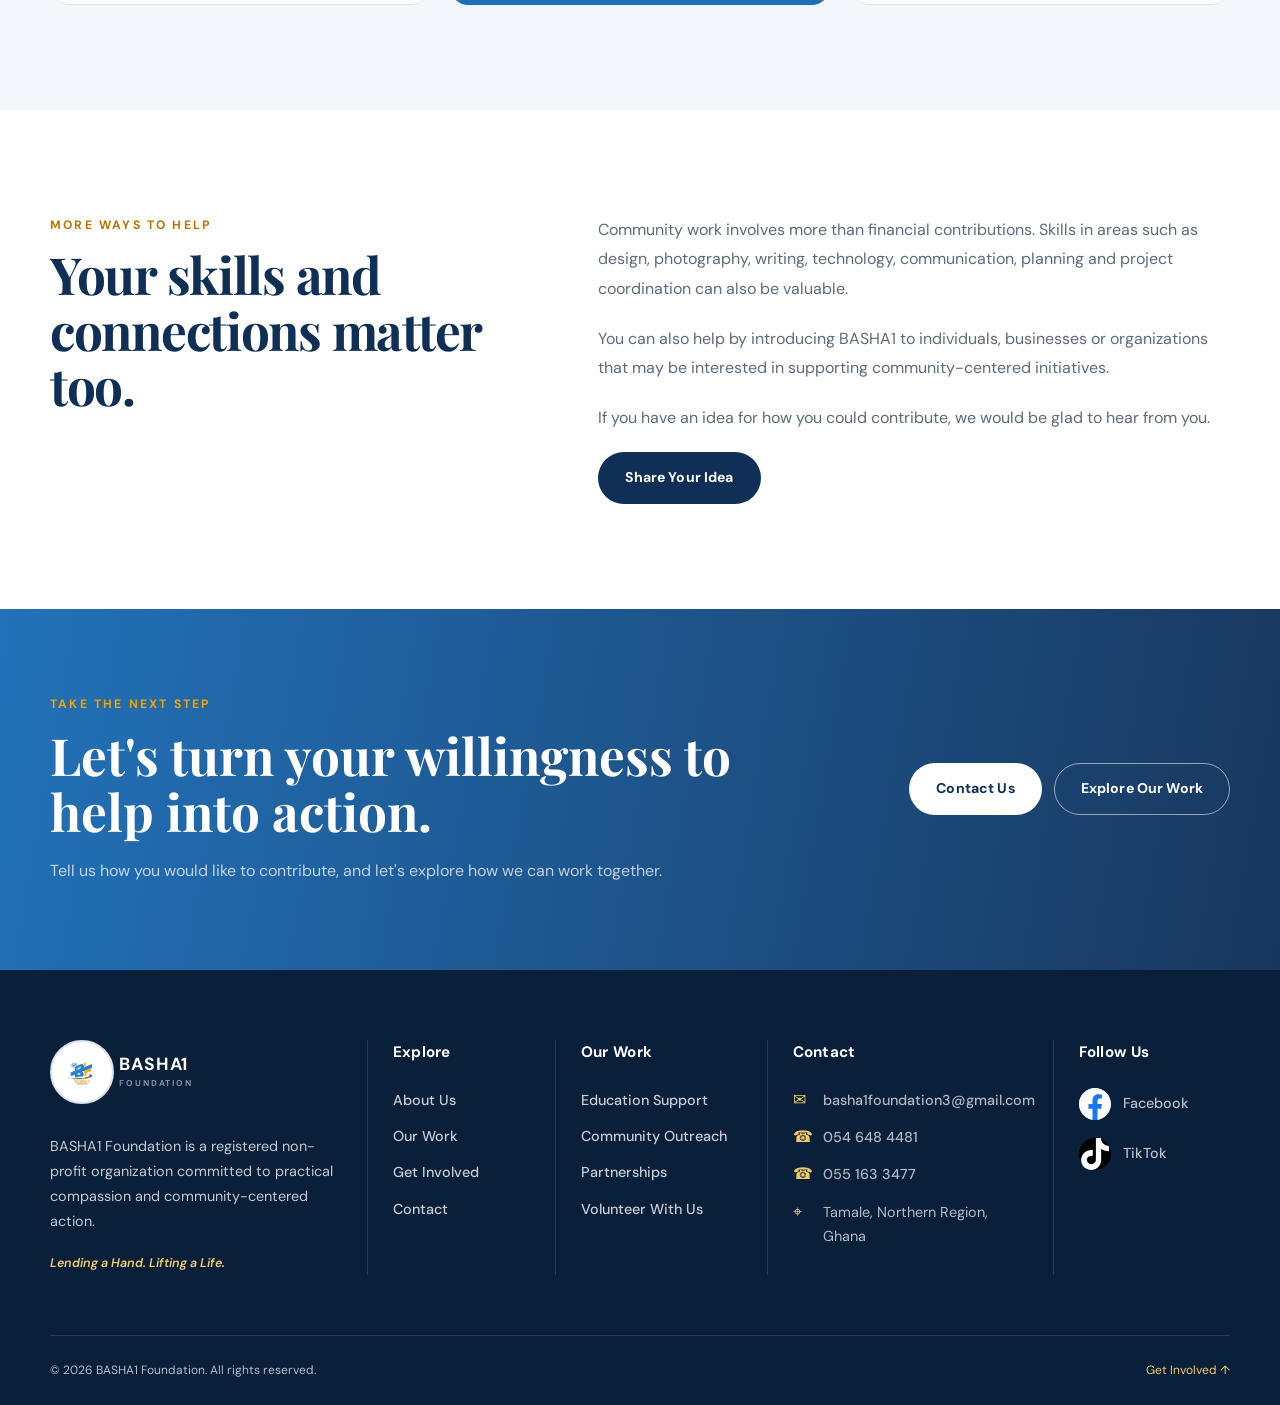
<file: get-involved.html>
<!DOCTYPE html>
<html lang="en">
<head>
  <meta charset="UTF-8">
  <meta name="viewport" content="width=device-width, initial-scale=1.0">

  <title>Get Involved | BASHA1 Foundation</title>
  <meta name="description" content="Find ways to get involved with BASHA1 Foundation through volunteering, partnerships, resources and practical support for communities in Tamale, Ghana.">

  <meta property="og:site_name" content="BASHA1 Foundation">
  <meta property="og:title" content="Get Involved | BASHA1 Foundation">
  <meta property="og:description" content="Find ways to get involved with BASHA1 Foundation through volunteering, partnerships, resources and practical support for communities in Tamale, Ghana.">
  <meta property="og:type" content="website">
  <meta property="og:image" content="https://tomzak060-coder.github.io/BASHA1-Foundation-/assets/og-image.jpg">
  <meta property="og:image:width" content="1200">
  <meta property="og:image:height" content="630">

  <meta name="twitter:card" content="summary_large_image">
  <meta name="twitter:title" content="Get Involved | BASHA1 Foundation">
  <meta name="twitter:description" content="Find ways to get involved with BASHA1 Foundation through volunteering, partnerships, resources and practical support for communities in Tamale, Ghana.">
  <meta name="twitter:image" content="https://tomzak060-coder.github.io/BASHA1-Foundation-/assets/og-image.jpg">

  <link rel="icon" type="image/png" href="assets/basha1-logo.png">
  <link rel="preconnect" href="https://fonts.googleapis.com">
  <link rel="preconnect" href="https://fonts.gstatic.com" crossorigin>
  <link href="https://fonts.googleapis.com/css2?family=DM+Sans:wght@400;500;600;700&family=Playfair+Display:wght@500;600;700&display=swap" rel="stylesheet">

  <link rel="stylesheet" href="style.css">
</head>



  <!-- PAGE HERO -->
  <section class="page-hero">
    <div class="container">

      <p class="section-label">GET INVOLVED</p>

      <h1>
        Be part of
        <span>practical compassion.</span>
      </h1>

      <p>
        Meaningful community action takes people who are willing to give
        their time, skills, resources and support. There is a place for
        everyone who wants to contribute.
      </p>

    </div>
  </section>


  <!-- INTRODUCTION -->
  <section class="section">
    <div class="container about-detail-grid">

      <div>
        <p class="section-label">MAKE A CONTRIBUTION</p>

        <h2>Every helping hand can make a difference.</h2>
      </div>

      <div>
        <p>
          BASHA1 Foundation welcomes people and organizations who share
          an interest in responding to practical needs within communities.
        </p>

        <p>
          You do not have to contribute in the same way as everyone else.
          Whether you have time to volunteer, professional skills to share,
          resources to contribute or connections that could support our
          work, your participation can help move an initiative forward.
        </p>

        <p>
          Explore the different ways to get involved below.
        </p>
      </div>

    </div>
  </section>


  <!-- WAYS TO GET INVOLVED -->
  <section class="section section-soft">
    <div class="container">

      <div class="section-heading centered">
        <p class="section-label">HOW YOU CAN HELP</p>

        <h2>Find a way to contribute.</h2>

        <p>
          Choose the form of support that best reflects what you can offer.
        </p>
      </div>

      <div class="focus-grid">

        <article class="focus-card">
          <span class="card-number">01</span>

          <div class="icon">🙌</div>

          <h3>Volunteer With Us</h3>

          <p>
            Give your time and energy to help plan, organize and deliver
            community initiatives. Volunteers can support outreach,
            logistics, communications and other activities.
          </p>

          <a href="index.html#contact">Express your interest →</a>
        </article>


        <article class="focus-card featured">
          <span class="card-number">02</span>

          <div class="icon">🤝</div>

          <h3>Partner With Us</h3>

          <p>
            Businesses, institutions, community groups and other
            organizations can collaborate with BASHA1 on initiatives
            that respond to identified needs.
          </p>

          <a href="index.html#contact">Discuss a partnership →</a>
        </article>


        <article class="focus-card">
          <span class="card-number">03</span>

          <div class="icon">🎁</div>

          <h3>Contribute Resources</h3>

          <p>
            Support our work through relevant materials, supplies,
            professional services or other resources that can help
            an initiative reach the people it is intended to serve.
          </p>

          <a href="index.html#contact">Talk to our team →</a>
        </article>

      </div>

    </div>
  </section>


  <!-- SKILLS AND CONNECTIONS -->
  <section class="section">
    <div class="container about-detail-grid">

      <div>
        <p class="section-label">MORE WAYS TO HELP</p>

        <h2>Your skills and connections matter too.</h2>
      </div>

      <div>

        <p>
          Community work involves more than financial contributions.
          Skills in areas such as design, photography, writing, technology,
          communication, planning and project coordination can also be
          valuable.
        </p>

        <p>
          You can also help by introducing BASHA1 to individuals,
          businesses or organizations that may be interested in supporting
          community-centered initiatives.
        </p>

        <p>
          If you have an idea for how you could contribute, we would be
          glad to hear from you.
        </p>

        <a class="btn btn-dark" href="index.html#contact">
          Share Your Idea
        </a>

      </div>

    </div>
  </section>


  <!-- CTA -->
  <section class="cta-section">
    <div class="container cta-inner">

      <div>
        <p class="section-label">TAKE THE NEXT STEP</p>

        <h2>Let's turn your willingness to help into action.</h2>

        <p>
          Tell us how you would like to contribute, and let's explore
          how we can work together.
        </p>
      </div>

      <div class="cta-actions">
        <a class="btn btn-light" href="index.html#contact">
          Contact Us
        </a>

        <a class="btn btn-outline-light" href="our-work.html">
          Explore Our Work
        </a>
      </div>

    </div>
  </section>


<!-- FOOTER -->
<footer class="footer">
  <div class="container footer-grid">

    <div class="footer-brand">
      <a class="brand footer-logo" href="index.html" aria-label="BASHA1 Foundation home">
        <img src="assets/basha1-logo.png" alt="BASHA1 Foundation logo">
        <span>
          <strong>BASHA1</strong>
          <small>FOUNDATION</small>
        </span>
      </a>

      <p>
        BASHA1 Foundation is a registered non-profit organization committed
        to practical compassion and community-centered action.
      </p>

      <p class="footer-tagline">Lending a Hand. Lifting a Life.</p>
    </div>

    <div class="footer-column">
      <h4>Explore</h4>
      <a href="about.html">About Us</a>
      <a href="our-work.html">Our Work</a>
      <a href="get-involved.html">Get Involved</a>
      <a href="index.html#contact">Contact</a>
    </div>

    <div class="footer-column">
      <h4>Our Work</h4>
      <a href="our-work.html">Education Support</a>
      <a href="our-work.html">Community Outreach</a>
      <a href="our-work.html">Partnerships</a>
      <a href="get-involved.html">Volunteer With Us</a>
    </div>

    <div class="footer-column footer-contact">
      <h4>Contact</h4>

      <a href="mailto:basha1foundation3@gmail.com">
        <span class="footer-contact-icon" aria-hidden="true">✉</span>
        <span>basha1foundation3@gmail.com</span>
      </a>

      <a href="tel:+233546484481">
        <span class="footer-contact-icon" aria-hidden="true">☎</span>
        <span>054 648 4481</span>
      </a>

      <a href="tel:+233551633477">
        <span class="footer-contact-icon" aria-hidden="true">☎</span>
        <span>055 163 3477</span>
      </a>

      <span class="footer-location">
        <span class="footer-contact-icon" aria-hidden="true">⌖</span>
        <span>Tamale, Northern Region, Ghana</span>
      </span>
    </div>

    <div class="footer-column footer-social">
      <h4>Follow Us</h4>

      <a href="https://www.facebook.com/share/1c7mQwVwLt/?mibextid=wwXIfr"
         target="_blank"
         rel="noopener noreferrer"
         title="Follow BASHA1 Foundation on Facebook"
         aria-label="BASHA1 Foundation on Facebook">
        <span class="social-brand-icon facebook-icon" aria-hidden="true">
          <svg viewBox="0 0 24 24">
            <path d="M24 12.073C24 5.405 18.627 0 12 0S0 5.405 0 12.073C0 18.1 4.388 23.094 10.125 24v-8.437H7.078v-3.49h3.047V9.413c0-3.025 1.79-4.696 4.533-4.696 1.312 0 2.686.236 2.686.236v2.97h-1.514c-1.491 0-1.955.929-1.955 1.882v2.268h3.328l-.532 3.49h-2.796V24C19.612 23.094 24 18.1 24 12.073z"/>
          </svg>
        </span>
        <span>Facebook</span>
      </a>

      <a href="https://www.tiktok.com/@basha1.foundation"
         target="_blank"
         rel="noopener noreferrer"
         title="Follow BASHA1 Foundation on TikTok"
         aria-label="BASHA1 Foundation on TikTok">
        <span class="social-brand-icon tiktok-icon" aria-hidden="true">
          <svg viewBox="0 0 24 24">
            <path d="M12.525.02c1.31-.02 2.61-.01 3.91-.02.08 1.53.62 3.09 1.75 4.17 1.12 1.11 2.7 1.62 4.24 1.79v4.03c-1.44-.05-2.89-.35-4.2-.97-.57-.26-1.1-.59-1.62-.93-.01 2.92.01 5.84.02 8.75-.08 1.4-.54 2.79-1.35 3.94-1.31 1.92-3.58 3.17-5.91 3.21-1.43.08-2.86-.31-4.08-1.03-2.02-1.19-3.44-3.37-3.65-5.71-.02-.5-.03-1-.01-1.49.18-1.9 1.12-3.72 2.58-4.96 1.66-1.44 3.98-2.13 6.15-1.72.02 1.48-.04 2.96-.04 4.44-.99-.32-2.15-.23-3.02.37-.63.41-1.11 1.04-1.28 1.77-.14.35-.1.72-.09 1.08.24 1.65 1.82 3.01 3.5 2.87 1.12-.01 2.19-.66 2.77-1.61.19-.33.4-.67.41-1.06.1-1.79.06-3.57.07-5.36.01-4.03-.01-8.05.02-12.07z"/>
          </svg>
        </span>
        <span>TikTok</span>
      </a>

    </div>

  </div>

  <div class="container footer-bottom">
    <span>
      © <span id="year"></span> BASHA1 Foundation. All rights reserved.
    </span>

    <a href="get-involved.html">Get Involved ↑</a>
  </div>
</footer>


  <script src="main.js"></script>

</body>
</html>
</file>
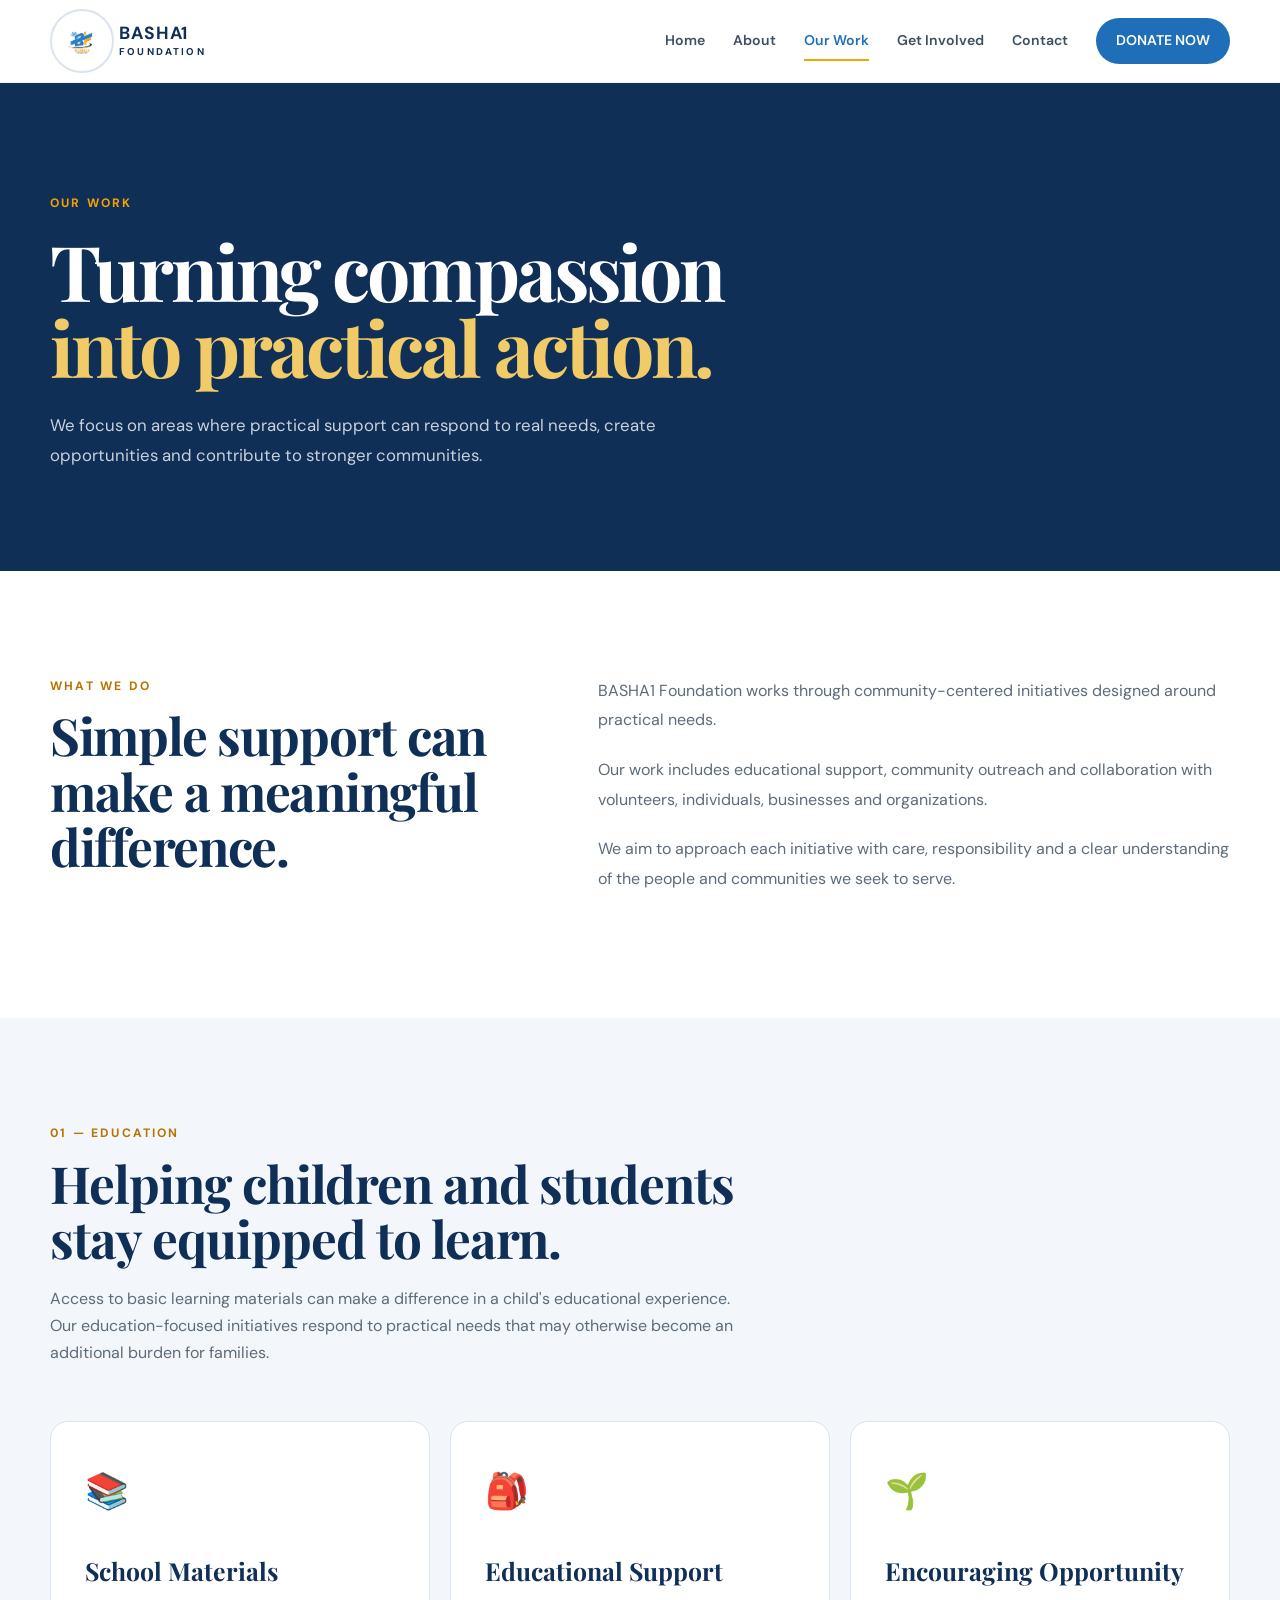
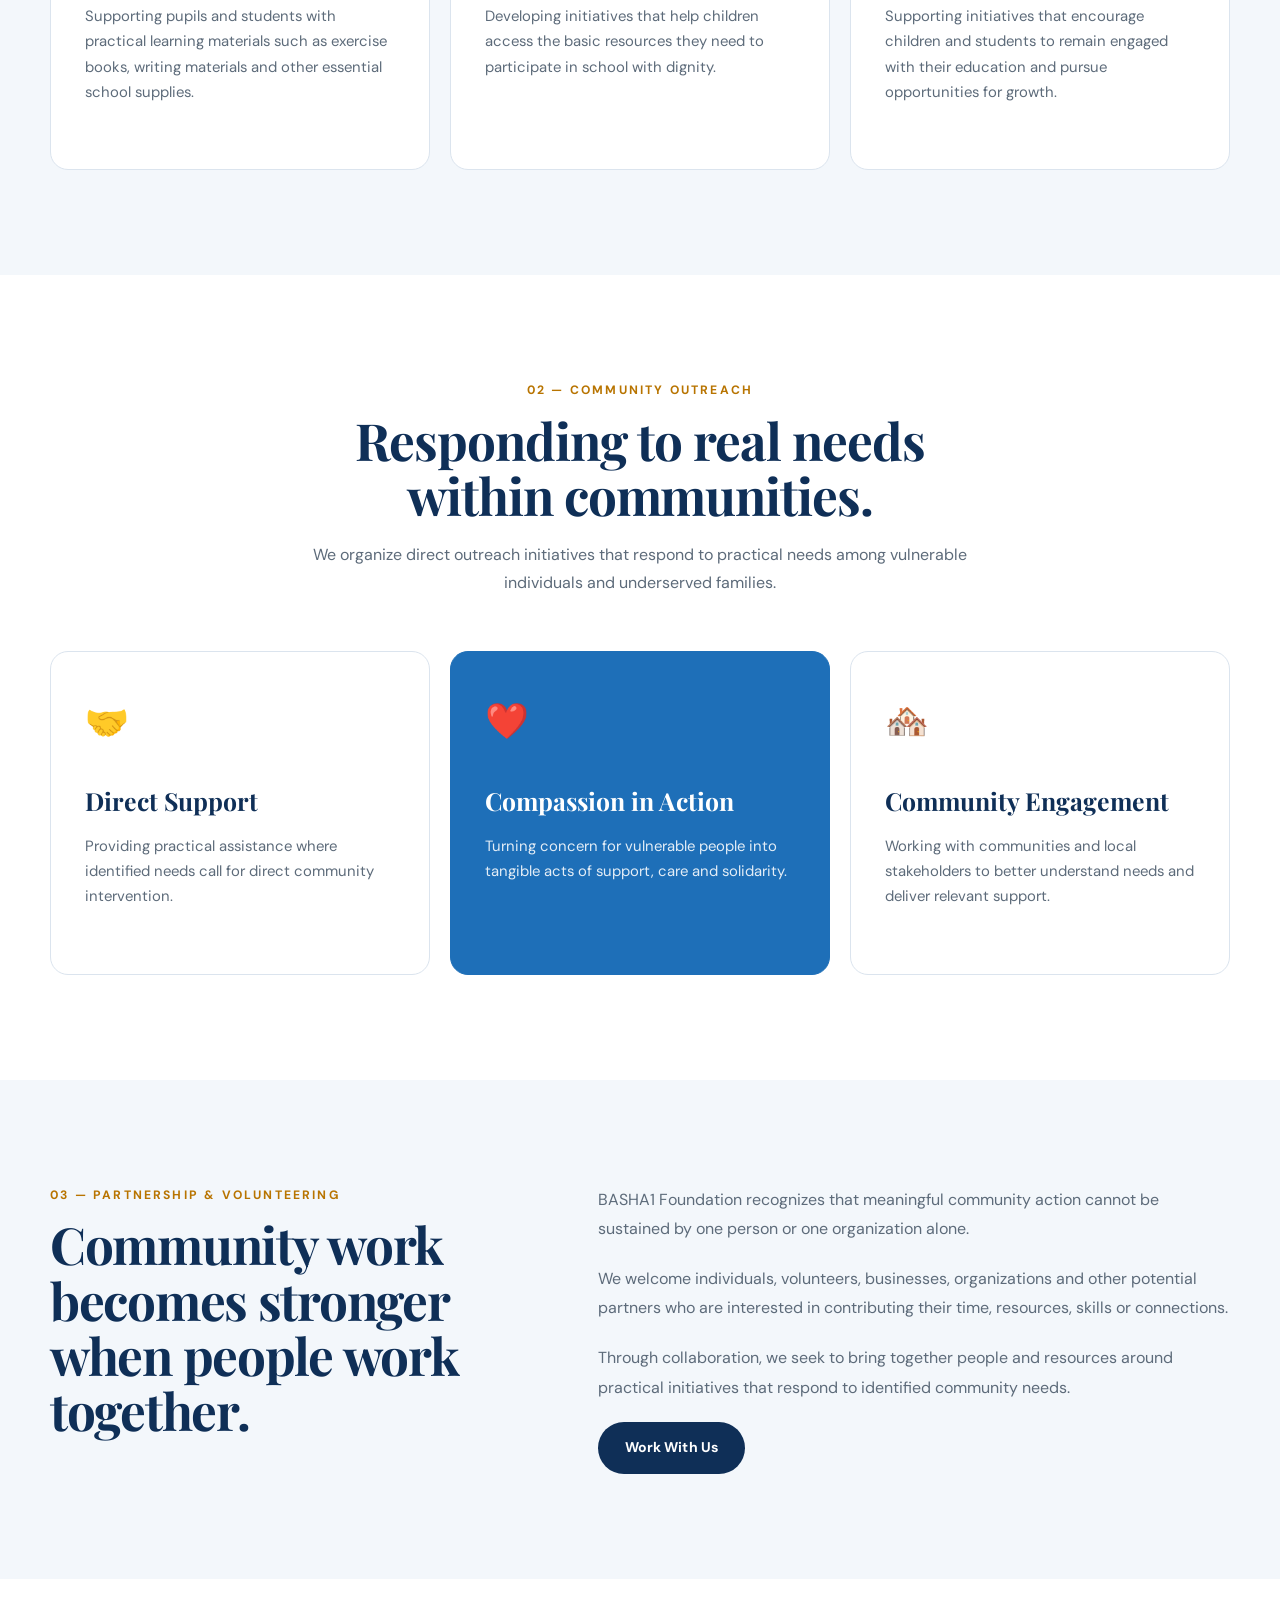
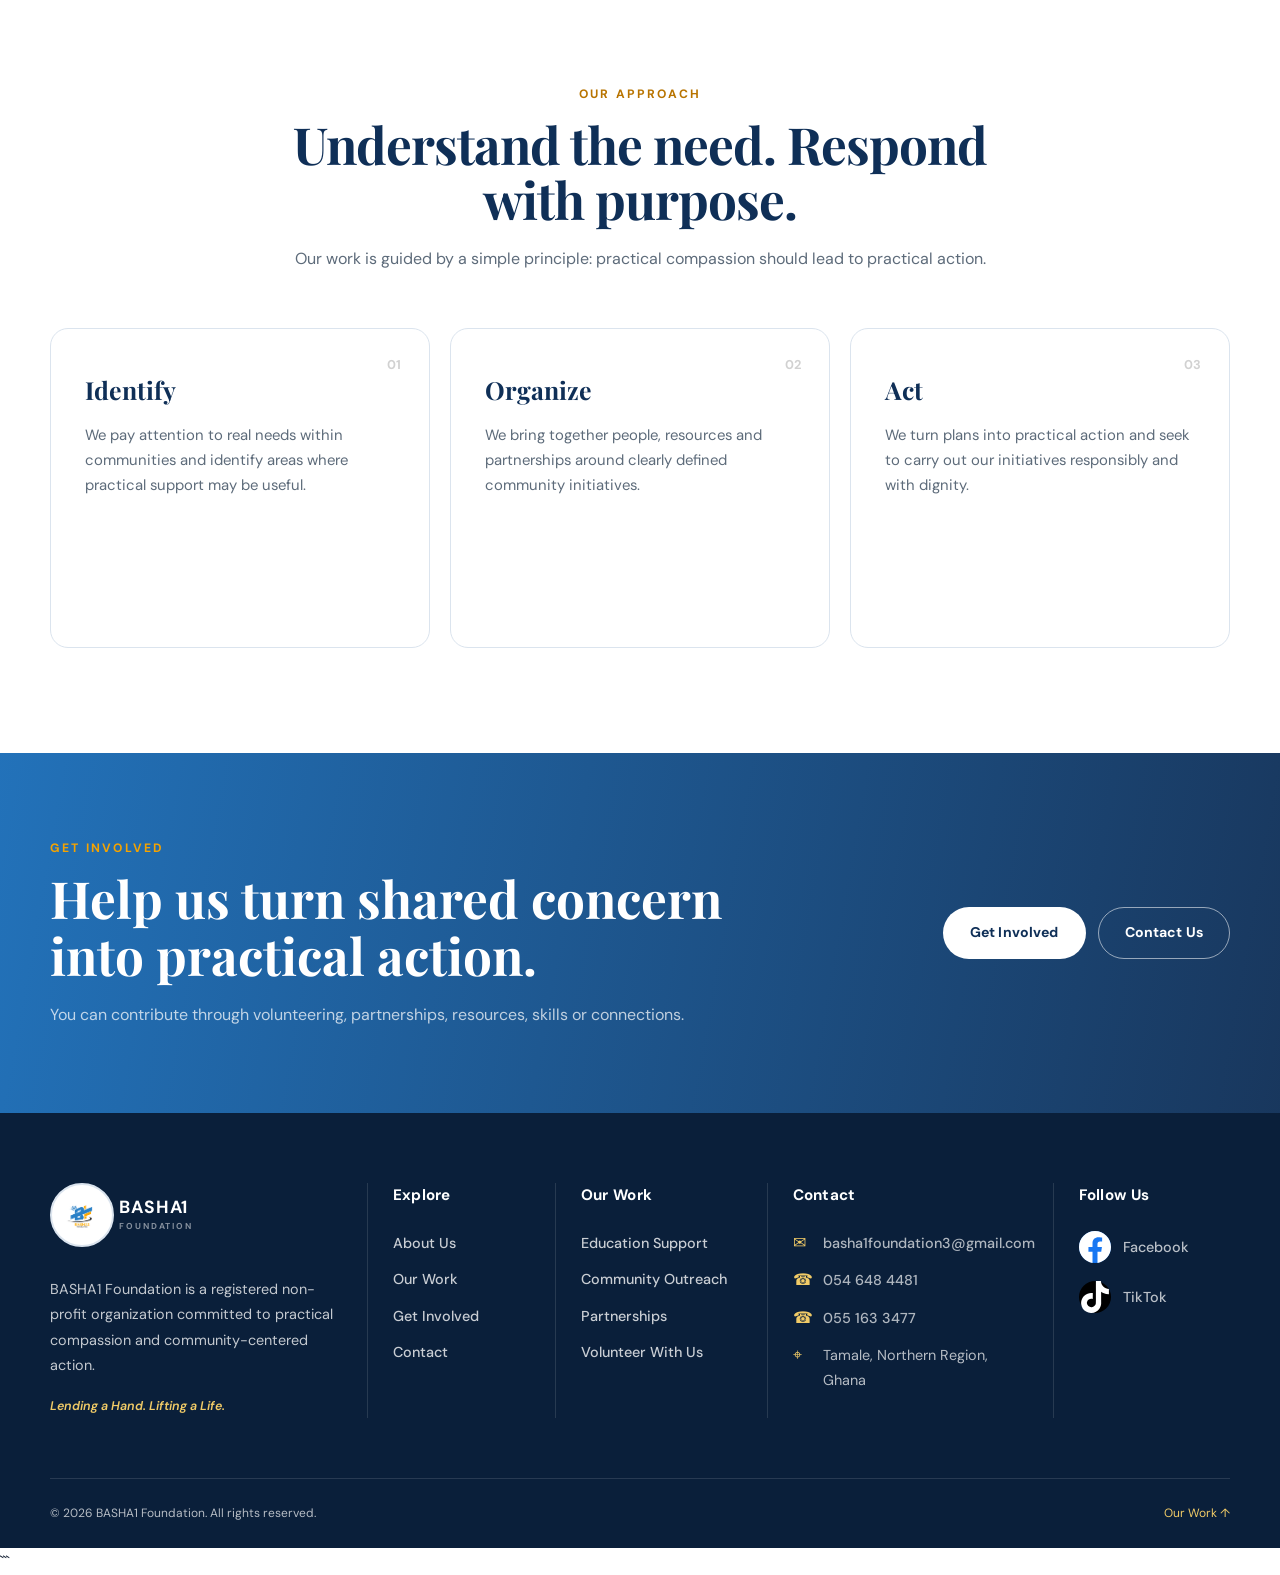
<file: our-work.html>
<!DOCTYPE html>
<html lang="en">
<head>
  <meta charset="UTF-8">
  <meta name="viewport" content="width=device-width, initial-scale=1.0">

  <title>Our Work | BASHA1 Foundation</title>
  <meta name="description" content="Explore the work of BASHA1 Foundation, including education support, community outreach and partnerships that respond to real needs with practical action.">

  <meta property="og:site_name" content="BASHA1 Foundation">
  <meta property="og:title" content="Our Work | BASHA1 Foundation">
  <meta property="og:description" content="Explore the work of BASHA1 Foundation, including education support, community outreach and partnerships that respond to real needs with practical action.">
  <meta property="og:type" content="website">
  <meta property="og:image" content="https://tomzak060-coder.github.io/BASHA1-Foundation-/assets/og-image.jpg">
  <meta property="og:image:width" content="1200">
  <meta property="og:image:height" content="630">

  <meta name="twitter:card" content="summary_large_image">
  <meta name="twitter:title" content="Our Work | BASHA1 Foundation">
  <meta name="twitter:description" content="Explore the work of BASHA1 Foundation, including education support, community outreach and partnerships that respond to real needs with practical action.">
  <meta name="twitter:image" content="https://tomzak060-coder.github.io/BASHA1-Foundation-/assets/og-image.jpg">

  <link rel="icon" type="image/png" href="assets/basha1-logo.png">
  <link rel="preconnect" href="https://fonts.googleapis.com">
  <link rel="preconnect" href="https://fonts.gstatic.com" crossorigin>
  <link href="https://fonts.googleapis.com/css2?family=DM+Sans:wght@400;500;600;700&family=Playfair+Display:wght@500;600;700&display=swap" rel="stylesheet">

  <link rel="stylesheet" href="style.css">
</head>

<body>

  <!-- HEADER -->
<header class="navbar">
  <div class="container nav-inner">

    <a class="brand" href="index.html" aria-label="BASHA1 Foundation home">
      <img src="assets/basha1-logo.png" alt="BASHA1 Foundation logo">
      <span>
        <strong>BASHA1</strong>
        <small>FOUNDATION</small>
      </span>
    </a>

    <button class="menu-btn" type="button" aria-label="Toggle navigation" aria-expanded="false">
      ☰
    </button>

    <nav class="nav">
      <a href="index.html">Home</a>
      <a href="about.html">About</a>
      <a class="active" href="our-work.html">Our Work</a>
      <a href="get-involved.html">Get Involved</a>
      <a href="index.html#contact">Contact</a>
      <a class="nav-cta" href="support-us.html">DONATE NOW</a>
    </nav>

  </div>
</header>



  <!-- PAGE HERO -->
  <section class="page-hero">
    <div class="container">

      <p class="section-label">OUR WORK</p>

      <h1>
        Turning compassion
        <span>into practical action.</span>
      </h1>

      <p>
        We focus on areas where practical support can respond to real needs,
        create opportunities and contribute to stronger communities.
      </p>

    </div>
  </section>


  <!-- INTRODUCTION -->
  <section class="section">
    <div class="container about-detail-grid">

      <div>
        <p class="section-label">WHAT WE DO</p>

        <h2>Simple support can make a meaningful difference.</h2>
      </div>

      <div>
        <p>
          BASHA1 Foundation works through community-centered initiatives
          designed around practical needs.
        </p>

        <p>
          Our work includes educational support, community outreach and
          collaboration with volunteers, individuals, businesses and
          organizations.
        </p>

        <p>
          We aim to approach each initiative with care, responsibility and
          a clear understanding of the people and communities we seek to
          serve.
        </p>
      </div>

    </div>
  </section>


  <!-- EDUCATION SUPPORT -->
  <section class="section section-soft">
    <div class="container">

      <div class="section-heading">
        <p class="section-label">01 — EDUCATION</p>

        <h2>Helping children and students stay equipped to learn.</h2>

        <p>
          Access to basic learning materials can make a difference in a
          child's educational experience. Our education-focused initiatives
          respond to practical needs that may otherwise become an additional
          burden for families.
        </p>
      </div>

      <div class="focus-grid">

        <article class="focus-card">
          <div class="icon">📚</div>

          <h3>School Materials</h3>

          <p>
            Supporting pupils and students with practical learning materials
            such as exercise books, writing materials and other essential
            school supplies.
          </p>
        </article>

        <article class="focus-card">
          <div class="icon">🎒</div>

          <h3>Educational Support</h3>

          <p>
            Developing initiatives that help children access the basic
            resources they need to participate in school with dignity.
          </p>
        </article>

        <article class="focus-card">
          <div class="icon">🌱</div>

          <h3>Encouraging Opportunity</h3>

          <p>
            Supporting initiatives that encourage children and students to
            remain engaged with their education and pursue opportunities
            for growth.
          </p>
        </article>

      </div>

    </div>
  </section>


  <!-- COMMUNITY OUTREACH -->
  <section class="section">
    <div class="container">

      <div class="section-heading centered">
        <p class="section-label">02 — COMMUNITY OUTREACH</p>

        <h2>Responding to real needs within communities.</h2>

        <p>
          We organize direct outreach initiatives that respond to practical
          needs among vulnerable individuals and underserved families.
        </p>
      </div>

      <div class="focus-grid">

        <article class="focus-card">
          <div class="icon">🤝</div>

          <h3>Direct Support</h3>

          <p>
            Providing practical assistance where identified needs call for
            direct community intervention.
          </p>
        </article>

        <article class="focus-card featured">
          <div class="icon">❤️</div>

          <h3>Compassion in Action</h3>

          <p>
            Turning concern for vulnerable people into tangible acts of
            support, care and solidarity.
          </p>
        </article>

        <article class="focus-card">
          <div class="icon">🏘️</div>

          <h3>Community Engagement</h3>

          <p>
            Working with communities and local stakeholders to better
            understand needs and deliver relevant support.
          </p>
        </article>

      </div>

    </div>
  </section>


  <!-- PARTNERSHIP & VOLUNTEERING -->
  <section class="section section-soft">
    <div class="container about-detail-grid">

      <div>
        <p class="section-label">03 — PARTNERSHIP & VOLUNTEERING</p>

        <h2>Community work becomes stronger when people work together.</h2>
      </div>

      <div>

        <p>
          BASHA1 Foundation recognizes that meaningful community action
          cannot be sustained by one person or one organization alone.
        </p>

        <p>
          We welcome individuals, volunteers, businesses, organizations and
          other potential partners who are interested in contributing their
          time, resources, skills or connections.
        </p>

        <p>
          Through collaboration, we seek to bring together people and
          resources around practical initiatives that respond to identified
          community needs.
        </p>

        <a class="btn btn-dark" href="index.html#get-involved">
          Work With Us
        </a>

      </div>

    </div>
  </section>


  <!-- OUR APPROACH -->
  <section class="section">
    <div class="container">

      <div class="section-heading centered">

        <p class="section-label">OUR APPROACH</p>

        <h2>Understand the need. Respond with purpose.</h2>

        <p>
          Our work is guided by a simple principle: practical compassion
          should lead to practical action.
        </p>

      </div>

      <div class="focus-grid">

        <article class="focus-card">
          <span class="card-number">01</span>

          <h3>Identify</h3>

          <p>
            We pay attention to real needs within communities and identify
            areas where practical support may be useful.
          </p>
        </article>

        <article class="focus-card">
          <span class="card-number">02</span>

          <h3>Organize</h3>

          <p>
            We bring together people, resources and partnerships around
            clearly defined community initiatives.
          </p>
        </article>

        <article class="focus-card">
          <span class="card-number">03</span>

          <h3>Act</h3>

          <p>
            We turn plans into practical action and seek to carry out our
            initiatives responsibly and with dignity.
          </p>
        </article>

      </div>

    </div>
  </section>


  <!-- CTA -->
  <section class="cta-section">

    <div class="container cta-inner">

      <div>
        <p class="section-label">GET INVOLVED</p>

        <h2>Help us turn shared concern into practical action.</h2>

        <p>
          You can contribute through volunteering, partnerships, resources,
          skills or connections.
        </p>
      </div>

      <div class="cta-actions">

        <a class="btn btn-light" href="index.html#get-involved">
          Get Involved
        </a>

        <a class="btn btn-outline-light" href="index.html#contact">
          Contact Us
        </a>

      </div>

    </div>

  </section>

<!-- FOOTER -->
<footer class="footer">
  <div class="container footer-grid">

    <div class="footer-brand">
      <a class="brand footer-logo" href="index.html" aria-label="BASHA1 Foundation home">
        <img src="assets/basha1-logo.png" alt="BASHA1 Foundation logo">
        <span>
          <strong>BASHA1</strong>
          <small>FOUNDATION</small>
        </span>
      </a>

      <p>
        BASHA1 Foundation is a registered non-profit organization committed
        to practical compassion and community-centered action.
      </p>

      <p class="footer-tagline">Lending a Hand. Lifting a Life.</p>
    </div>

    <div class="footer-column">
      <h4>Explore</h4>
      <a href="about.html">About Us</a>
      <a href="our-work.html">Our Work</a>
      <a href="get-involved.html">Get Involved</a>
      <a href="index.html#contact">Contact</a>
    </div>

    <div class="footer-column">
      <h4>Our Work</h4>
      <a href="our-work.html">Education Support</a>
      <a href="our-work.html">Community Outreach</a>
      <a href="our-work.html">Partnerships</a>
      <a href="get-involved.html">Volunteer With Us</a>
    </div>

    <div class="footer-column footer-contact">
      <h4>Contact</h4>

      <a href="mailto:basha1foundation3@gmail.com">
        <span class="footer-contact-icon" aria-hidden="true">✉</span>
        <span>basha1foundation3@gmail.com</span>
      </a>

      <a href="tel:+233546484481">
        <span class="footer-contact-icon" aria-hidden="true">☎</span>
        <span>054 648 4481</span>
      </a>

      <a href="tel:+233551633477">
        <span class="footer-contact-icon" aria-hidden="true">☎</span>
        <span>055 163 3477</span>
      </a>

      <span class="footer-location">
        <span class="footer-contact-icon" aria-hidden="true">⌖</span>
        <span>Tamale, Northern Region, Ghana</span>
      </span>
    </div>

    <div class="footer-column footer-social">
      <h4>Follow Us</h4>

      <a href="https://www.facebook.com/share/1c7mQwVwLt/?mibextid=wwXIfr"
         target="_blank"
         rel="noopener noreferrer"
         title="Follow BASHA1 Foundation on Facebook"
         aria-label="BASHA1 Foundation on Facebook">
        <span class="social-brand-icon facebook-icon" aria-hidden="true">
          <svg viewBox="0 0 24 24">
            <path d="M24 12.073C24 5.405 18.627 0 12 0S0 5.405 0 12.073C0 18.1 4.388 23.094 10.125 24v-8.437H7.078v-3.49h3.047V9.413c0-3.025 1.79-4.696 4.533-4.696 1.312 0 2.686.236 2.686.236v2.97h-1.514c-1.491 0-1.955.929-1.955 1.882v2.268h3.328l-.532 3.49h-2.796V24C19.612 23.094 24 18.1 24 12.073z"/>
          </svg>
        </span>
        <span>Facebook</span>
      </a>

      <a href="https://www.tiktok.com/@basha1.foundation"
         target="_blank"
         rel="noopener noreferrer"
         title="Follow BASHA1 Foundation on TikTok"
         aria-label="BASHA1 Foundation on TikTok">
        <span class="social-brand-icon tiktok-icon" aria-hidden="true">
          <svg viewBox="0 0 24 24">
            <path d="M12.525.02c1.31-.02 2.61-.01 3.91-.02.08 1.53.62 3.09 1.75 4.17 1.12 1.11 2.7 1.62 4.24 1.79v4.03c-1.44-.05-2.89-.35-4.2-.97-.57-.26-1.1-.59-1.62-.93-.01 2.92.01 5.84.02 8.75-.08 1.4-.54 2.79-1.35 3.94-1.31 1.92-3.58 3.17-5.91 3.21-1.43.08-2.86-.31-4.08-1.03-2.02-1.19-3.44-3.37-3.65-5.71-.02-.5-.03-1-.01-1.49.18-1.9 1.12-3.72 2.58-4.96 1.66-1.44 3.98-2.13 6.15-1.72.02 1.48-.04 2.96-.04 4.44-.99-.32-2.15-.23-3.02.37-.63.41-1.11 1.04-1.28 1.77-.14.35-.1.72-.09 1.08.24 1.65 1.82 3.01 3.5 2.87 1.12-.01 2.19-.66 2.77-1.61.19-.33.4-.67.41-1.06.1-1.79.06-3.57.07-5.36.01-4.03-.01-8.05.02-12.07z"/>
          </svg>
        </span>
        <span>TikTok</span>
      </a>

    </div>

  </div>

  <div class="container footer-bottom">
    <span>
      © <span id="year"></span> BASHA1 Foundation. All rights reserved.
    </span>

    <a href="our-work.html">Our Work ↑</a>
  </div>
</footer>
```



  <script src="main.js"></script>

</body>
</html>
</file>
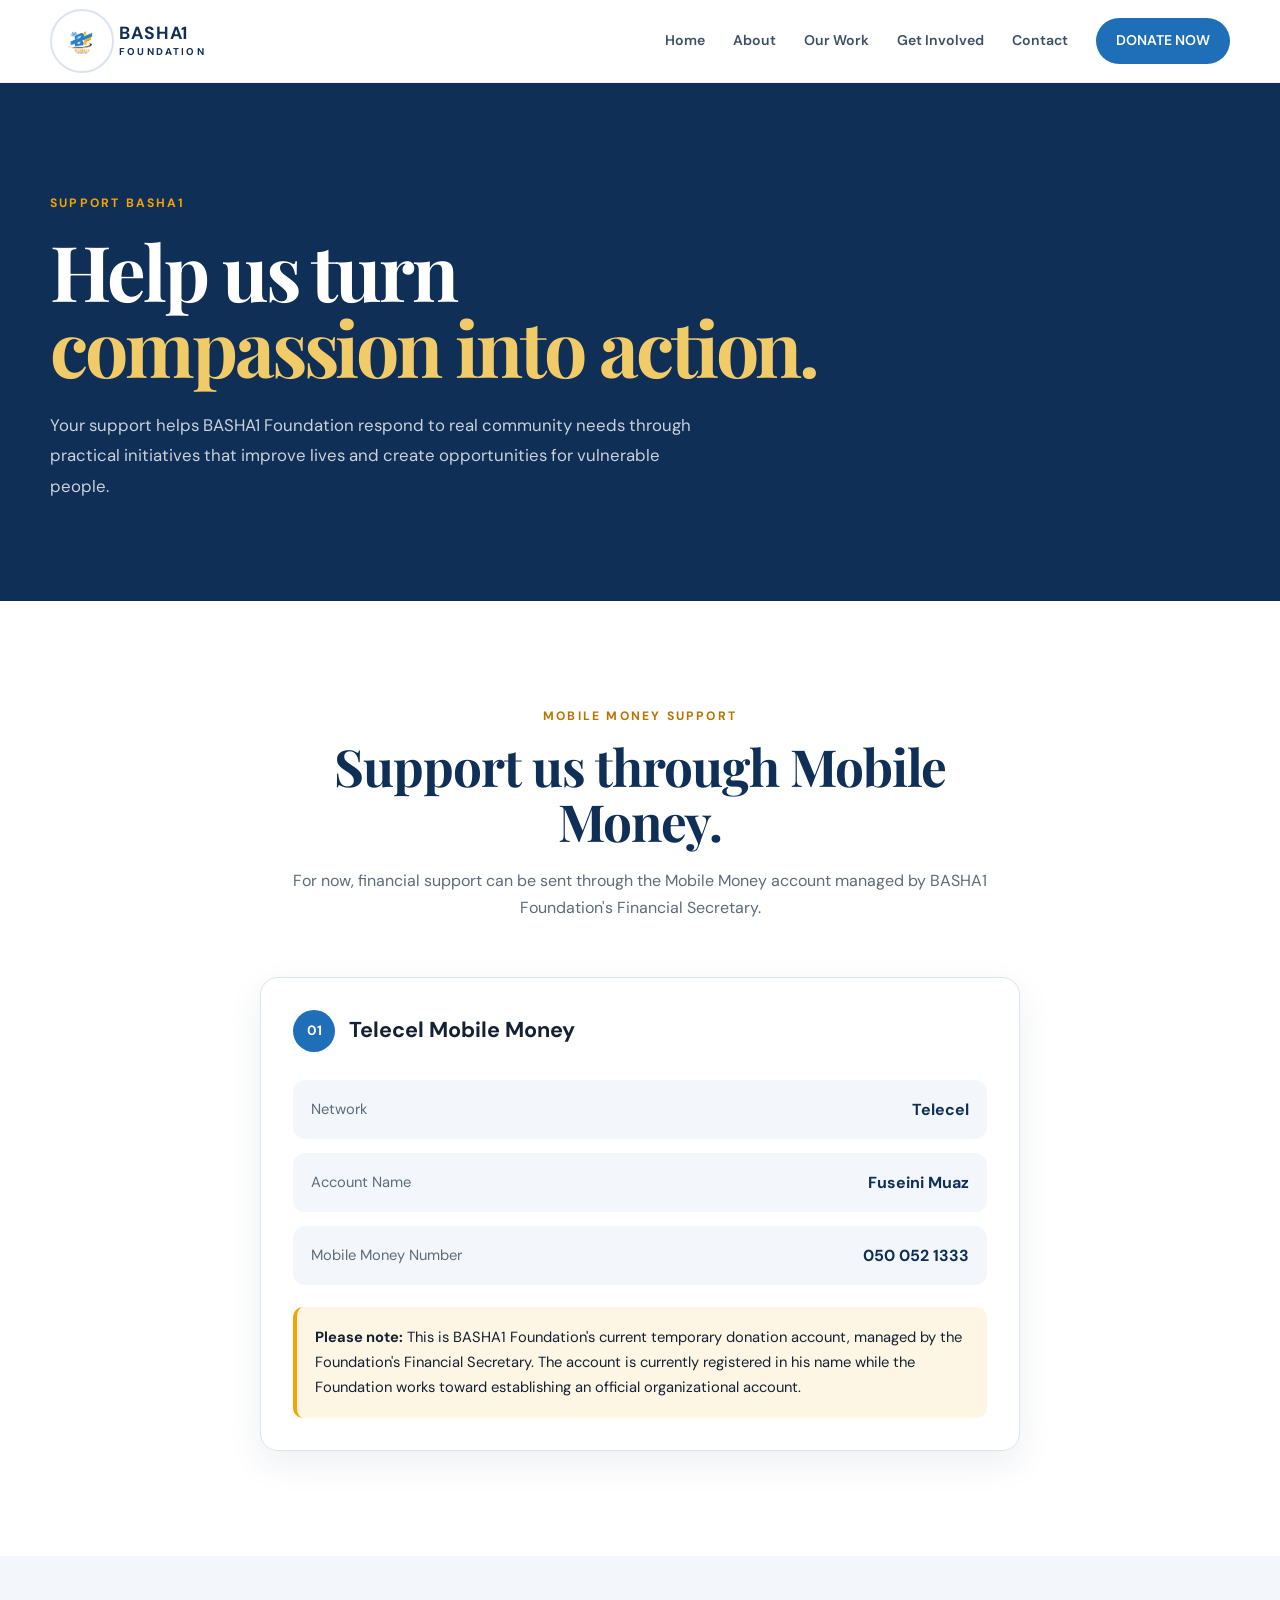
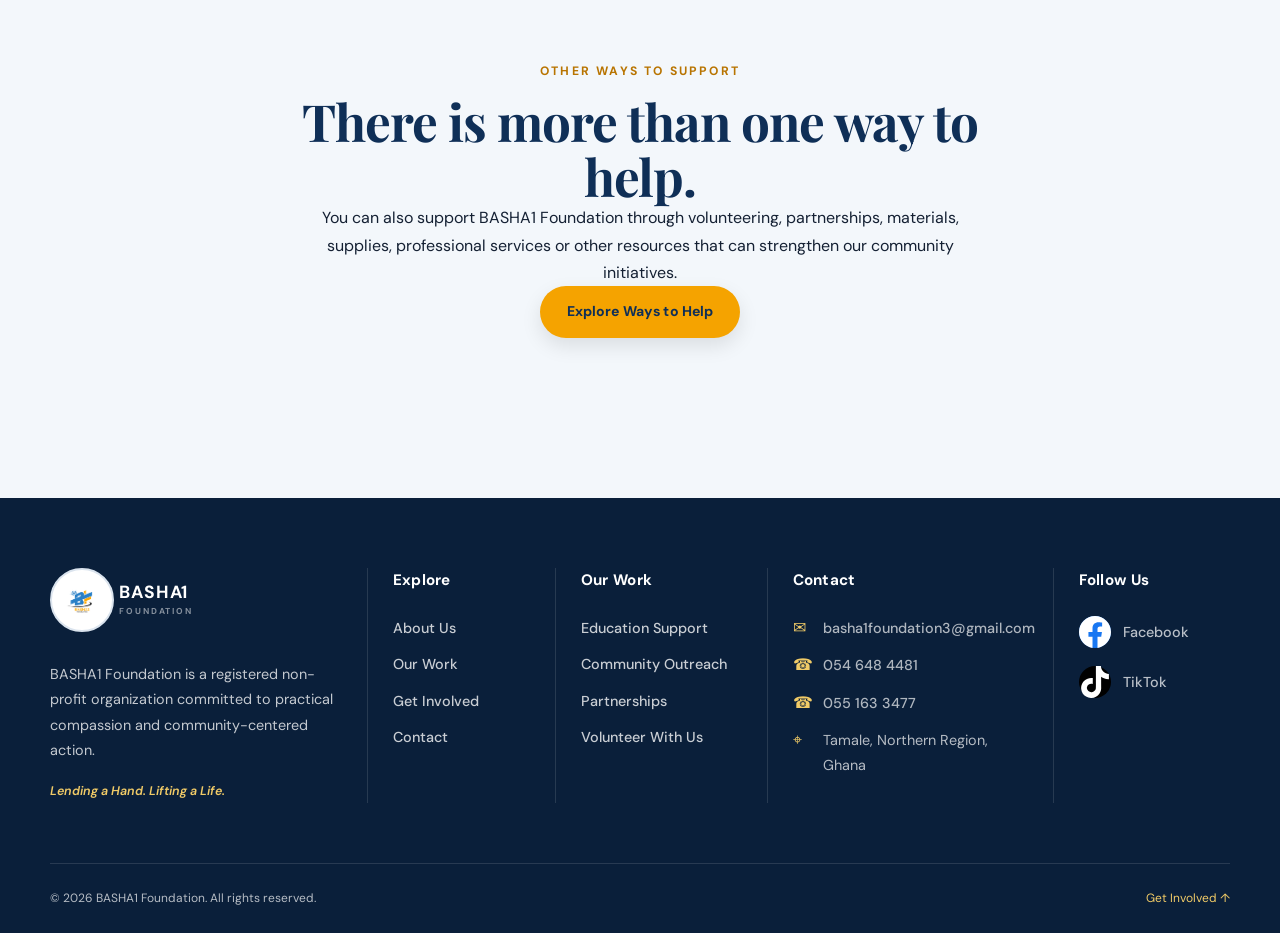
<file: support-us.html>
<!DOCTYPE html>
<html lang="en">
<head>
  <meta charset="UTF-8">
  <meta name="viewport" content="width=device-width, initial-scale=1.0">

  <title>Support Us | BASHA1 Foundation</title>
  <meta name="description" content="Support BASHA1 Foundation's community-centered initiatives through practical financial support and other contributions.">

  <meta property="og:site_name" content="BASHA1 Foundation">
  <meta property="og:title" content="Support Us | BASHA1 Foundation">
  <meta property="og:description" content="Support BASHA1 Foundation's community-centered initiatives through practical financial support and other contributions.">
  <meta property="og:type" content="website">
  <meta property="og:image" content="https://tomzak060-coder.github.io/BASHA1-Foundation-/assets/og-image.jpg">
  <meta property="og:image:width" content="1200">
  <meta property="og:image:height" content="630">

  <meta name="twitter:card" content="summary_large_image">
  <meta name="twitter:title" content="Support Us | BASHA1 Foundation">
  <meta name="twitter:description" content="Support BASHA1 Foundation's community-centered initiatives through practical financial support and other contributions.">
  <meta name="twitter:image" content="https://tomzak060-coder.github.io/BASHA1-Foundation-/assets/og-image.jpg">

  <link rel="icon" type="image/png" href="assets/basha1-logo.png">
  <link rel="preconnect" href="https://fonts.googleapis.com">
  <link rel="preconnect" href="https://fonts.gstatic.com" crossorigin>
  <link href="https://fonts.googleapis.com/css2?family=DM+Sans:wght@400;500;600;700&family=Playfair+Display:wght@500;600;700&display=swap" rel="stylesheet">
  <link rel="stylesheet" href="style.css">
</head>
<body>

  <header class="navbar">
    <div class="container nav-inner">

      <a class="brand" href="index.html" aria-label="BASHA1 Foundation home">
        <img src="assets/basha1-logo.png" alt="BASHA1 Foundation logo">
        <span>
          <strong>BASHA1</strong>
          <small>FOUNDATION</small>
        </span>
      </a>

      <button class="menu-btn" type="button" aria-label="Toggle navigation" aria-expanded="false">
        ☰
      </button>

      <nav class="nav">
        <a href="index.html">Home</a>
        <a href="about.html">About</a>
        <a href="our-work.html">Our Work</a>
        <a href="get-involved.html">Get Involved</a>
        <a href="index.html#contact">Contact</a>
        <a class="nav-cta active" href="support-us.html">DONATE NOW</a>
      </nav>

    </div>
  </header>


  <main>

    <section class="page-hero">
      <div class="container">

        <p class="section-label">SUPPORT BASHA1</p>

        <h1>
          Help us turn
          <span>compassion into action.</span>
        </h1>

        <p>
          Your support helps BASHA1 Foundation respond to real community
          needs through practical initiatives that improve lives and create
          opportunities for vulnerable people.
        </p>

      </div>
    </section>


    <section class="section">
      <div class="container">

        <div class="section-heading centered">
          <p class="section-label">MOBILE MONEY SUPPORT</p>

          <h2>Support us through Mobile Money.</h2>

          <p>
            For now, financial support can be sent through the Mobile Money
            account managed by BASHA1 Foundation's Financial Secretary.
          </p>
        </div>


        <div class="support-card">

          <div class="support-card-header">
            <span class="card-number">01</span>
            <h3>Telecel Mobile Money</h3>
          </div>

          <div class="support-details">

            <div class="support-detail">
              <span>Network</span>
              <strong>Telecel</strong>
            </div>

            <div class="support-detail">
              <span>Account Name</span>
              <strong>Fuseini Muaz</strong>
            </div>

            <div class="support-detail">
              <span>Mobile Money Number</span>
              <strong><a href="tel:0500521333">050 052 1333</a></strong>
            </div>

          </div>

          <div class="support-note">
            <strong>Please note:</strong>
            This is BASHA1 Foundation's current temporary donation account,
            managed by the Foundation's Financial Secretary. The account is
            currently registered in his name while the Foundation works toward
            establishing an official organizational account.
          </div>

        </div>

      </div>
    </section>


    <section class="section section-soft">
      <div class="container">

        <div class="section-heading centered">
          <p class="section-label">OTHER WAYS TO SUPPORT</p>

          <h2>There is more than one way to help.</h2>

          <p>
            You can also support BASHA1 Foundation through volunteering,
            partnerships, materials, supplies, professional services or
            other resources that can strengthen our community initiatives.
          </p>

          <a class="btn btn-primary" href="get-involved.html">
            Explore Ways to Help
          </a>
        </div>

      </div>
    </section>

  </main>


    <!-- FOOTER -->
<footer class="footer">
  <div class="container footer-grid">

    <div class="footer-brand">
      <a class="brand footer-logo" href="index.html" aria-label="BASHA1 Foundation home">
        <img src="assets/basha1-logo.png" alt="BASHA1 Foundation logo">
        <span>
          <strong>BASHA1</strong>
          <small>FOUNDATION</small>
        </span>
      </a>

      <p>
        BASHA1 Foundation is a registered non-profit organization committed
        to practical compassion and community-centered action.
      </p>

      <p class="footer-tagline">Lending a Hand. Lifting a Life.</p>
    </div>

    <div class="footer-column">
      <h4>Explore</h4>
      <a href="about.html">About Us</a>
      <a href="our-work.html">Our Work</a>
      <a href="get-involved.html">Get Involved</a>
      <a href="index.html#contact">Contact</a>
    </div>

    <div class="footer-column">
      <h4>Our Work</h4>
      <a href="our-work.html">Education Support</a>
      <a href="our-work.html">Community Outreach</a>
      <a href="our-work.html">Partnerships</a>
      <a href="get-involved.html">Volunteer With Us</a>
    </div>

    <div class="footer-column footer-contact">
      <h4>Contact</h4>

      <a href="mailto:basha1foundation3@gmail.com">
        <span class="footer-contact-icon" aria-hidden="true">✉</span>
        <span>basha1foundation3@gmail.com</span>
      </a>

      <a href="tel:+233546484481">
        <span class="footer-contact-icon" aria-hidden="true">☎</span>
        <span>054 648 4481</span>
      </a>

      <a href="tel:+233551633477">
        <span class="footer-contact-icon" aria-hidden="true">☎</span>
        <span>055 163 3477</span>
      </a>

      <span class="footer-location">
        <span class="footer-contact-icon" aria-hidden="true">⌖</span>
        <span>Tamale, Northern Region, Ghana</span>
      </span>
    </div>

    <div class="footer-column footer-social">
      <h4>Follow Us</h4>

      <a href="https://www.facebook.com/share/1c7mQwVwLt/?mibextid=wwXIfr"
         target="_blank"
         rel="noopener noreferrer"
         title="Follow BASHA1 Foundation on Facebook"
         aria-label="BASHA1 Foundation on Facebook">
        <span class="social-brand-icon facebook-icon" aria-hidden="true">
          <svg viewBox="0 0 24 24">
            <path d="M24 12.073C24 5.405 18.627 0 12 0S0 5.405 0 12.073C0 18.1 4.388 23.094 10.125 24v-8.437H7.078v-3.49h3.047V9.413c0-3.025 1.79-4.696 4.533-4.696 1.312 0 2.686.236 2.686.236v2.97h-1.514c-1.491 0-1.955.929-1.955 1.882v2.268h3.328l-.532 3.49h-2.796V24C19.612 23.094 24 18.1 24 12.073z"/>
          </svg>
        </span>
        <span>Facebook</span>
      </a>

      <a href="https://www.tiktok.com/@basha1.foundation"
         target="_blank"
         rel="noopener noreferrer"
         title="Follow BASHA1 Foundation on TikTok"
         aria-label="BASHA1 Foundation on TikTok">
        <span class="social-brand-icon tiktok-icon" aria-hidden="true">
          <svg viewBox="0 0 24 24">
            <path d="M12.525.02c1.31-.02 2.61-.01 3.91-.02.08 1.53.62 3.09 1.75 4.17 1.12 1.11 2.7 1.62 4.24 1.79v4.03c-1.44-.05-2.89-.35-4.2-.97-.57-.26-1.1-.59-1.62-.93-.01 2.92.01 5.84.02 8.75-.08 1.4-.54 2.79-1.35 3.94-1.31 1.92-3.58 3.17-5.91 3.21-1.43.08-2.86-.31-4.08-1.03-2.02-1.19-3.44-3.37-3.65-5.71-.02-.5-.03-1-.01-1.49.18-1.9 1.12-3.72 2.58-4.96 1.66-1.44 3.98-2.13 6.15-1.72.02 1.48-.04 2.96-.04 4.44-.99-.32-2.15-.23-3.02.37-.63.41-1.11 1.04-1.28 1.77-.14.35-.1.72-.09 1.08.24 1.65 1.82 3.01 3.5 2.87 1.12-.01 2.19-.66 2.77-1.61.19-.33.4-.67.41-1.06.1-1.79.06-3.57.07-5.36.01-4.03-.01-8.05.02-12.07z"/>
          </svg>
        </span>
        <span>TikTok</span>
      </a>

    </div>

  </div>

  <div class="container footer-bottom">
    <span>
      © <span id="year"></span> BASHA1 Foundation. All rights reserved.
    </span>

    <a href="get-involved.html">Get Involved ↑</a>
  </div>

  </footer>


  <script src="main.js"></script>

</body>
</html>
</file>
<file: style.css>
:root{--green:#1e6fb8;--green-dark:#0f2f57;--green-light:#eaf2fb;--gold:#f5a300;--gold-text:#b87400;--cream:#f3f7fb;--white:#fff;--black:#142033;--muted:#5d6b7a;--border:#dbe4ee;--shadow:0 18px 50px rgba(15,47,87,.10);--radius:18px;--container:1180px}
*{box-sizing:border-box;margin:0;padding:0}
html{scroll-behavior:smooth}
body{font-family:"DM Sans",sans-serif;color:var(--black);background:var(--white);line-height:1.7}
a{color:inherit;text-decoration:none} button,input,textarea{font:inherit}
.container{width:min(var(--container),calc(100% - 40px));margin-inline:auto}
.section{padding:105px 0}.section-soft{background:var(--cream)}
.section-label,.eyebrow{color:var(--gold);font-size:.76rem;font-weight:700;letter-spacing:.18em;text-transform:uppercase}
.section-heading{max-width:700px;margin-bottom:55px}.centered{margin-inline:auto;text-align:center}
.section-heading h2,.intro h2,.about h2,.values h2,.contact h2{font-family:"Playfair Display",serif;color:var(--green-dark);font-size:clamp(2.25rem,4vw,3.6rem);line-height:1.08;letter-spacing:-.02em;margin-top:12px}
.section-heading>p:last-child{margin-top:18px;color:var(--muted)}
.topbar{background:var(--green-dark);color:rgba(255,255,255,.85);font-size:.82rem}.topbar-inner{min-height:38px;display:flex;justify-content:flex-end;align-items:center;gap:22px}
.navbar{
  background:var(--white);
  border-bottom:1px solid rgba(0,0,0,.06);
  position:sticky;
  top:0;
  z-index:1000;
}

.nav-inner{
  min-height:82px;
  display:flex;
  align-items:center;
  justify-content:space-between;
  gap:30px;
}

.brand{
  display:inline-flex;
  align-items:center;
  gap:5px;
  line-height:1;
}

.brand img{
  width:64px;
  height:64px;
  object-fit:contain;
  border-radius:50%;
  border:2px solid var(--border);
  padding:4px;
  background:var(--white)
}

.brand-mark{
  width:43px;
  height:43px;
  display:grid;
  place-items:center;
  border-radius:50%;
  background:var(--green);
  color:var(--white);
  font-weight:800;
  font-size:.85rem;
}

.brand strong{
  display:block;
  color:var(--green-dark);
  font-size:1.1rem;
  letter-spacing:.05em;
}

.brand small{
  display:block;
  color:var(--green-dark);
  font-size:.62rem;
  font-weight:700;
  letter-spacing:.22em;
  margin-top:5px;
}

.nav{
  display:flex;
  align-items:center;
  gap:28px;
}

.nav>a{
  position:relative;
  color:#3d4f63;
  font-size:.88rem;
  font-weight:600;
  transition:color .25s ease;
}

.nav>a:not(.nav-cta)::after{
  content:"";
  position:absolute;
  left:0;
  bottom:-8px;
  width:0;
  height:2px;
  background:var(--gold);
  transition:width .25s ease;
}

.nav>a:hover,
.nav>a.active{
  color:var(--green);
}

.nav>a:not(.nav-cta):hover::after,
.nav>a:not(.nav-cta).active::after{
  width:100%;
}

.nav .nav-cta{
  padding:11px 20px;
  border-radius:100px;
  color:var(--white);
  background:var(--green);
  transition:background .25s ease, transform .2s ease;
}

.nav .nav-cta:hover{
  background:var(--green-dark);
  transform:translateY(-2px);
}
.menu-btn{display:none;border:0;background:transparent;cursor:pointer}.menu-btn span{display:block;width:25px;height:2px;margin:5px;background:var(--green-dark)}
.hero{min-height:730px;position:relative;display:flex;align-items:center;background:linear-gradient(90deg,rgba(9,32,62,.92),rgba(9,32,62,.58),rgba(9,32,62,.25)),url("assets/basha1-team.jpg") center/cover no-repeat,var(--green-dark);color:var(--white)}
.hero-content{
  padding:100px 0;
}

.hero h1{
  max-width:800px;
  font-family:"Playfair Display",serif;
  font-size:clamp(3.5rem,7vw,6.6rem);
  line-height:.96;
  letter-spacing:-.045em;
  margin:18px 0 28px;
}

.hero h1 span{
  color:#f1cb67;
}

.hero-text{
  max-width:620px;
  color:rgba(255,255,255,.85);
  font-size:1.08rem;
  line-height:1.75;
}

.hero-actions{
  display:flex;
  flex-wrap:wrap;
  gap:13px;
  margin-top:35px;
}
.btn{
  display:inline-flex;
  justify-content:center;
  align-items:center;
  min-height:50px;
  padding:13px 26px;
  border-radius:100px;
  border:1px solid transparent;
  font-weight:700;
  font-size:.88rem;
  letter-spacing:.01em;
  cursor:pointer;
  transition:transform .2s ease, background .2s ease, color .2s ease, box-shadow .2s ease;
}

.btn:hover{
  transform:translateY(-2px);
}

.btn-primary{
  background:var(--gold);
  color:var(--green-dark);
  box-shadow:0 8px 20px rgba(0,0,0,.10);
}

.btn-primary:hover{
  box-shadow:0 12px 25px rgba(0,0,0,.14);
}

.btn-light{
  background:var(--white);
  color:var(--green-dark);
}

.btn-dark{
  background:var(--green-dark);
  color:var(--white);
}

.btn-outline-light{
  color:var(--white);
  border-color:rgba(255,255,255,.55);
}

.btn-outline-light:hover{
  background:var(--white);
  color:var(--green-dark);
}
.scroll-down{position:absolute;right:35px;bottom:30px;color:rgba(255,255,255,.75);font-size:.72rem;text-transform:uppercase;letter-spacing:.12em;writing-mode:vertical-rl}
.intro-grid{display:grid;grid-template-columns:1fr 1fr;gap:100px}.intro-copy{color:var(--muted);font-size:1.04rem}.intro-copy p+p{margin-top:18px}.text-link{display:inline-flex;gap:12px;margin-top:25px;color:var(--green);font-weight:700}
.about-grid{display:grid;grid-template-columns:.1fr 1fr;gap:60px;align-items:center}.about-image{border-radius:var(--radius);overflow:hidden;}.about-image img{width:100%;height:460px;object-fit:cover;display:block;
}.image-placeholder{min-height:460px;background:linear-gradient(135deg,rgba(30,111,184,.96),rgba(15,47,87,.88));border-radius:var(--radius);display:grid;place-items:center;color:rgba(255,255,255,.8);text-align:center}.image-placeholder div{border:1px dashed rgba(255,255,255,.45);padding:35px;margin:30px}.image-placeholder span{display:block;font-weight:700;letter-spacing:.15em}.image-placeholder small{display:block;margin-top:8px;color:rgba(255,255,255,.65)}.project-photo img,.project-card-image img{width:100%;height:100%;min-height:inherit;object-fit:cover;display:block;border-radius:inherit}
.about-content>p:not(.section-label){color:var(--muted);margin-top:18px}.mission-vision{display:grid;grid-template-columns:1fr 1fr;gap:18px;margin-top:35px}.mission-vision article{padding:25px;background:var(--white);border:1px solid var(--border);border-radius:14px}.mission-vision span{color:var(--gold);font-weight:700}.mission-vision h3{margin:10px 0 7px;color:var(--green-dark)}.mission-vision p{color:var(--muted);font-size:.88rem}
.focus-grid{display:grid;grid-template-columns:repeat(3,1fr);gap:20px}.focus-card{
  position:relative;
  padding:40px 34px;
  min-height:320px;
  border:1px solid var(--border);
  border-radius:var(--radius);
  background:var(--white);
  transition:transform .3s ease, box-shadow .3s ease;
}

.focus-card:hover{
  transform:translateY(-6px);
  box-shadow:0 18px 40px rgba(15,47,87,.12);
}

.focus-card.featured{
  background:var(--green);
  color:var(--white);
  border-color:var(--green);
}

.card-number{
  position:absolute;
  top:25px;
  right:28px;
  color:rgba(0,0,0,.18);
  font-size:.8rem;
  font-weight:700;
}

.featured .card-number{
  color:rgba(255,255,255,.25);
}

.icon{
  font-size:2.2rem;
  margin-bottom:28px;
}

.focus-card h3{
  color:var(--green-dark);
  font-family:"Playfair Display",serif;
  font-size:1.55rem;
  margin-bottom:12px;
}

.featured h3{
  color:var(--white);
}

.focus-card p{
  color:var(--muted);
  margin:0 0 24px;
  font-size:.93rem;
  line-height:1.7;
}

.featured p{
  color:rgba(255,255,255,.88);
}

.focus-card a{
  color:var(--green);
  font-size:.82rem;
  font-weight:700;
  transition:color .2s ease;
}

.focus-card a:hover{
  color:var(--gold);
}

.featured a{
  color:#f1cb67;
}

.impact{background:var(--green-dark);color:var(--white)}.light-heading h2{color:var(--white)}.light-heading>p:last-child{color:rgba(255,255,255,.68)}.stats-grid{display:grid;grid-template-columns:repeat(4,1fr);border-top:1px solid rgba(255,255,255,.18)}.stat{padding:45px 25px;text-align:center;border-right:1px solid rgba(255,255,255,.18)}.stat:last-child{border-right:0}.stat strong{display:block;color:#f1cb67;font-family:"Playfair Display",serif;font-size:clamp(2.5rem,5vw,4.4rem);line-height:1}.stat span{display:block;margin-top:12px;color:rgba(255,255,255,.7);font-size:.82rem}
.split-heading{display:grid;grid-template-columns:1fr .8fr;gap:70px;align-items:end}.split-heading>p{color:var(--muted)}.projects-grid{display:grid;grid-template-columns:repeat(2,1fr);gap:25px}.project-card{overflow:hidden;border:1px solid var(--border);border-radius:var(--radius);background:var(--white)}.project-photo{aspect-ratio:3/2;overflow:hidden}.project-card-body{padding:28px}.project-date{color:var(--gold);font-size:.7rem;font-weight:700;letter-spacing:.14em}.project-card h3{margin:8px 0 10px;color:var(--green-dark);font-family:"Playfair Display",serif;font-size:1.55rem}.project-card p{color:var(--muted);font-size:.9rem}
.values-grid{display:grid;grid-template-columns:.8fr 1.2fr;gap:100px;align-items:center}.values-grid>div:first-child>p:last-child{color:var(--muted);margin-top:20px}.values-list{border-top:1px solid var(--border)}.values-list article{display:grid;grid-template-columns:55px 1fr;gap:20px;padding:25px 0;border-bottom:1px solid var(--border)}.values-list span{color:var(--gold);font-weight:700}.values-list h3{color:var(--green-dark)}.values-list p{color:var(--muted);font-size:.9rem}
.cta-section{background:linear-gradient(100deg,rgba(30,111,184,.98),rgba(15,47,87,.96));color:var(--white);padding:85px 0}.cta-inner{display:flex;align-items:center;justify-content:space-between;gap:60px}.cta-inner h2{max-width:700px;margin-top:12px;font-family:"Playfair Display",serif;font-size:clamp(2.2rem,4vw,3.7rem);line-height:1.1}.cta-inner>div:first-child>p:last-child{max-width:650px;margin-top:18px;color:rgba(255,255,255,.72)}.cta-actions{display:flex;flex-wrap:wrap;gap:12px;min-width:250px}
.contact-grid{display:grid;grid-template-columns:.85fr 1.15fr;gap:100px}.contact> .container>div:first-child>p:not(.section-label){color:var(--muted);margin-top:20px}.contact-details{margin-top:35px;display:grid;gap:17px}.contact-details a,.contact-details div{color:var(--green-dark);font-weight:600}.contact-details span{display:block;color:var(--gold);font-size:.7rem;letter-spacing:.13em;text-transform:uppercase;margin-bottom:2px}.contact-form{padding:38px;border:1px solid var(--border);border-radius:var(--radius);box-shadow:var(--shadow)}.form-row{display:grid;grid-template-columns:1fr 1fr;gap:18px}.contact-form label{display:block;color:var(--green-dark);font-size:.8rem;font-weight:700;margin-bottom:18px}.contact-form input,.contact-form textarea{display:block;width:100%;margin-top:7px;border:1px solid var(--border);border-radius:10px;padding:13px 15px;outline:none;color:var(--black);background:var(--white)}.contact-form input:focus,.contact-form textarea:focus{border-color:var(--green)}.form-note{color:var(--muted);font-size:.75rem;margin-top:12px}
.footer{
  background:#0a1f3a;
  color:rgba(255,255,255,.7);
  padding-top:70px;
}

.footer-grid{
  display:grid;
  grid-template-columns:1.35fr .8fr .9fr 1.15fr .75fr;
  gap:0;
  padding-bottom:60px;
}

.footer-grid > div{
  padding:0 30px;
  border-right:1px solid rgba(255,255,255,.12);
}

.footer-grid > div:first-child{
  padding-left:0;
}

.footer-grid > div:last-child{
  padding-right:0;
  border-right:0;
}


/* Brand */
.footer-brand{
  padding-right:45px !important;
}

.footer .brand{
  display:inline-flex;
  align-items:center;
  gap:5px;
}

.footer .brand strong{
  display:block;
  color:var(--white);
  font-size:1.1rem;
  letter-spacing:.05em;
}

.footer .brand small{
  display:block;
  color:rgba(255,255,255,.5);
  font-size:.54rem;
  letter-spacing:.22em;
  margin-top:5px;
}


.footer-brand > p{
  margin-top:22px;
  max-width:310px;
  font-size:.9rem;
  font-weight:400;
  line-height:1.75;
  color:rgba(255,255,255,.76);
}

.footer-brand .footer-tagline{
  margin-top:18px;
  color:#f1cb67;
  font-size:.78rem;
  font-style:italic;
  font-weight:600;
}


/* Column headings */
.footer h4{
  color:var(--white);
  margin-bottom:22px;
  font-size:.95rem;
  font-weight:700;
  letter-spacing:.02em;
}


/* Links */
.footer-column a{
  display:block;
  margin-bottom:12px;
  font-size:.9rem;
  font-weight:500;
  color:rgba(255,255,255,.78);
  transition:color .2s ease, transform .2s ease;
}

.footer-column a:hover{
  color:#f1cb67;
  transform:translateX(3px);
}


/* Contact */
.footer-contact a,
.footer-location{
  display:flex;
  align-items:flex-start;
  gap:10px;
  margin-bottom:13px;
}

.footer-contact a{
  color:rgba(255,255,255,.68);
}

.footer-contact a:hover{
  color:#f1cb67;
}

.footer-contact-icon{
  flex:0 0 20px;
  color:#f1cb67;
  font-size:1rem;
  line-height:1.5;
}


/* Social links */
.footer-social a{
  display:flex;
  align-items:center;
  gap:12px;
  margin-bottom:18px;
  color:rgba(255,255,255,.72);
}

.footer-social a:hover{
  color:#f1cb67;
}

.social-brand-icon{
  display:inline-flex;
  align-items:center;
  justify-content:center;
  width:32px;
  height:32px;
  flex:0 0 32px;
  border-radius:50%;
  transition:transform .2s ease;
}

.social-brand-icon svg{
  width:100%;
  height:100%;
  display:block;
}

.facebook-icon{
  color:#fff;
  background:#1877f2;
}

.facebook-icon svg{
  fill:#fff;
}

.tiktok-icon{
  background:#000;
}

.tiktok-icon svg{
  fill:#fff;
}

.footer-social a:hover .social-brand-icon{
  transform:translateY(-2px);
}


/* Bottom bar */
.footer-bottom{
  min-height:70px;
  border-top:1px solid rgba(255,255,255,.12);
  display:flex;
  align-items:center;
  justify-content:space-between;
  gap:20px;
  font-size:.75rem;
}

.footer-bottom a{
  color:#f1cb67;
  transition:color .2s ease;
}

.footer-bottom a:hover{
  color:var(--white);
}

@media(max-width:900px){
  .topbar-inner{justify-content:center;flex-wrap:wrap;padding:8px 0}.menu-btn{display:block}
  .nav{position:absolute;left:20px;right:20px;top:76px;display:none;flex-direction:column;align-items:stretch;gap:0;padding:10px;background:var(--white);border:1px solid var(--border);border-radius:14px;box-shadow:var(--shadow)}
  .nav.open{display:flex}.nav>a{padding:13px}.nav .nav-cta{text-align:center;margin-top:5px}
  .intro-grid,.about-grid,.values-grid,.contact-grid{grid-template-columns:1fr;gap:45px}
  .focus-grid{grid-template-columns:1fr}.stats-grid{grid-template-columns:repeat(2,1fr)}
  .stat:nth-child(2){border-right:0}.stat:nth-child(-n+2){border-bottom:1px solid rgba(255,255,255,.18)}
  .split-heading{grid-template-columns:1fr;gap:20px}.cta-inner{flex-direction:column;align-items:flex-start}.footer-grid{grid-template-columns:1fr 1fr}
}
.footer-grid > div{
  padding:0 25px;
  border-right:1px solid rgba(255,255,255,.12);
}

.footer-grid > div:first-child{
  padding-left:0;
}

.footer-grid > div:last-child{
  padding-right:0;
  border-right:0;
}

.footer-brand{
  padding-right:30px !important;
}
@media(max-width:620px){
  .container{width:min(var(--container),calc(100% - 28px))}.section{padding:75px 0}.hero{min-height:650px}.hero h1{font-size:clamp(3rem,15vw,4.6rem)}.hero-text{font-size:1rem}.scroll-down{display:none}
  .mission-vision,.project-package,.projects-grid,.form-row{grid-template-columns:1fr}.project-photo,.image-placeholder{min-height:360px}.stats-grid{grid-template-columns:1fr 1fr}.stat{padding:30px 12px}.stat strong{font-size:2.5rem}.contact-form{padding:25px}.footer-grid{
  grid-template-columns:1fr;
  gap:0;
}

.footer-grid > div{
  padding:28px 0;
  border-right:0;
  border-bottom:1px solid rgba(255,255,255,.12);
}

.footer-grid > div:first-child{
  padding-top:0;
}

.footer-grid > div:last-child{
  padding-bottom:0;
  border-bottom:0;
}

.footer-brand{
  padding-right:0 !important;
}

.footer-bottom{
  padding:18px 0;
  flex-direction:column;
  justify-content:center;
  text-align:center;
}
}
/* ABOUT SECTION IMAGE FIX */
.about-grid{
  display:grid;
  grid-template-columns: 1fr 1fr;
  gap:60px;
  align-items:center;
}

.about-image{
  width:100%;
  min-width:0;
  border-radius:var(--radius);
  overflow:hidden;
}

.about-image img{
  display:block;
  width:100%;
  height:460px;
  object-fit:cover;
  border-radius:var(--radius);
}

/* =========================
   ABOUT PAGE
========================= */

.page-hero{
  padding:110px 0 100px;
  background:var(--green-dark);
  color:var(--white);
}

.page-hero h1{
  max-width:900px;
  margin:18px 0 25px;
  font-family:"Playfair Display",serif;
  font-size:clamp(3rem,6vw,5.8rem);
  line-height:1;
  letter-spacing:-.04em;
}

.page-hero h1 span{
  display:block;
  color:#f1cb67;
}

.page-hero>div>p:last-child{
  max-width:650px;
  color:rgba(255,255,255,.78);
  font-size:1.05rem;
  line-height:1.8;
}

.about-detail-grid{
  display:grid;
  grid-template-columns:.85fr 1.15fr;
  gap:80px;
  align-items:start;
}

.about-detail-grid h2{
  font-family:"Playfair Display",serif;
  color:var(--green-dark);
  font-size:clamp(2.3rem,4vw,3.8rem);
  line-height:1.08;
  letter-spacing:-.025em;
  margin-top:12px;
}

.about-detail-grid>div:last-child p{
  color:var(--muted);
  line-height:1.85;
  margin-bottom:20px;
}

@media(max-width:900px){

  .about-detail-grid{
    grid-template-columns:1fr;
    gap:35px;
  }

  .page-hero{
    padding:80px 0;
  }

}

/* ================================
   SUPPORT US PAGE
================================ */

.support-card{
  max-width:760px;
  margin:40px auto 0;
  padding:32px;
  background:var(--white);
  border:1px solid var(--border);
  border-radius:18px;
  box-shadow:0 12px 35px rgba(15,47,87,.08);
}

.support-card-header{
  display:flex;
  align-items:center;
  gap:14px;
  margin-bottom:28px;
}

.support-card-header .card-number{
  display:flex;
  align-items:center;
  justify-content:center;
  width:42px;
  height:42px;
  flex-shrink:0;
  border-radius:50%;
  background:var(--green);
  color:var(--white);
  font-size:.85rem;
  font-weight:700;
}

.support-card-header h3{
  margin:0;
  font-size:1.35rem;
}

.support-details{
  display:grid;
  gap:14px;
}

.support-detail{
  display:flex;
  justify-content:space-between;
  align-items:center;
  gap:20px;
  padding:16px 18px;
  background:var(--cream);
  border-radius:12px;
}

.support-detail span{
  color:var(--muted);
  font-size:.92rem;
}

.support-detail strong{
  color:var(--green-dark);
  text-align:right;
}

.support-note{
  margin-top:22px;
  padding:18px;
  background:rgba(245,163,0,.10);
  border-left:4px solid var(--gold);
  border-radius:10px;
  color:var(--black);
  line-height:1.7;
  font-size:.92rem;
}

@media(max-width:620px){
  .support-card{
    padding:22px;
    margin-top:30px;
  }

  .support-detail{
    flex-direction:column;
    align-items:flex-start;
    gap:6px;
  }

  .support-detail strong{
    text-align:left;
  }
}
.nav .nav-cta.active{
  color:var(--white);
}
/* ===== FIXES ===== */
.footer-location{font-size:.9rem}
.support-card-header .card-number{position:static}

/* Mobile: must come AFTER the "ABOUT SECTION IMAGE FIX" rules above */
@media(max-width:900px){
  .about-grid{grid-template-columns:1fr;gap:35px}
  .about-image img{height:340px}
  .nav>a:not(.nav-cta)::after{display:none}
}

/* Tablet footer: brand on top, then two tidy columns (phones keep their own stacked layout) */
@media(min-width:621px) and (max-width:900px){
  .footer-grid{grid-template-columns:1fr 1fr;gap:35px 30px}
  .footer-grid>div,
  .footer-grid>div:first-child,
  .footer-grid>div:last-child{padding:0;border-right:0}
  .footer-brand{grid-column:1/-1;padding-right:0 !important}
}

/* ===== PALETTE: readable gold on light backgrounds ===== */
.section-label,.project-date,.mission-vision span,.values-list span,.contact-details span{color:var(--gold-text)}
.hero .eyebrow,.page-hero .section-label,.cta-section .section-label,.impact .section-label{color:var(--gold)}

/* ===== Wide "latest project" card ===== */
.project-card-wide{grid-column:1/-1;display:grid;grid-template-columns:1fr 1fr}
.project-card-wide .project-photo{aspect-ratio:auto;min-height:340px;border-radius:0}
.project-card-wide .project-card-body{display:flex;flex-direction:column;justify-content:center;padding:44px}
.project-card-wide h3{font-size:1.9rem}
.project-card-wide p{font-size:1rem}
@media(max-width:900px){
  .project-card-wide{grid-template-columns:1fr}
  .project-card-wide .project-photo{min-height:260px}
  .project-card-wide .project-card-body{padding:28px}
}
</file>
